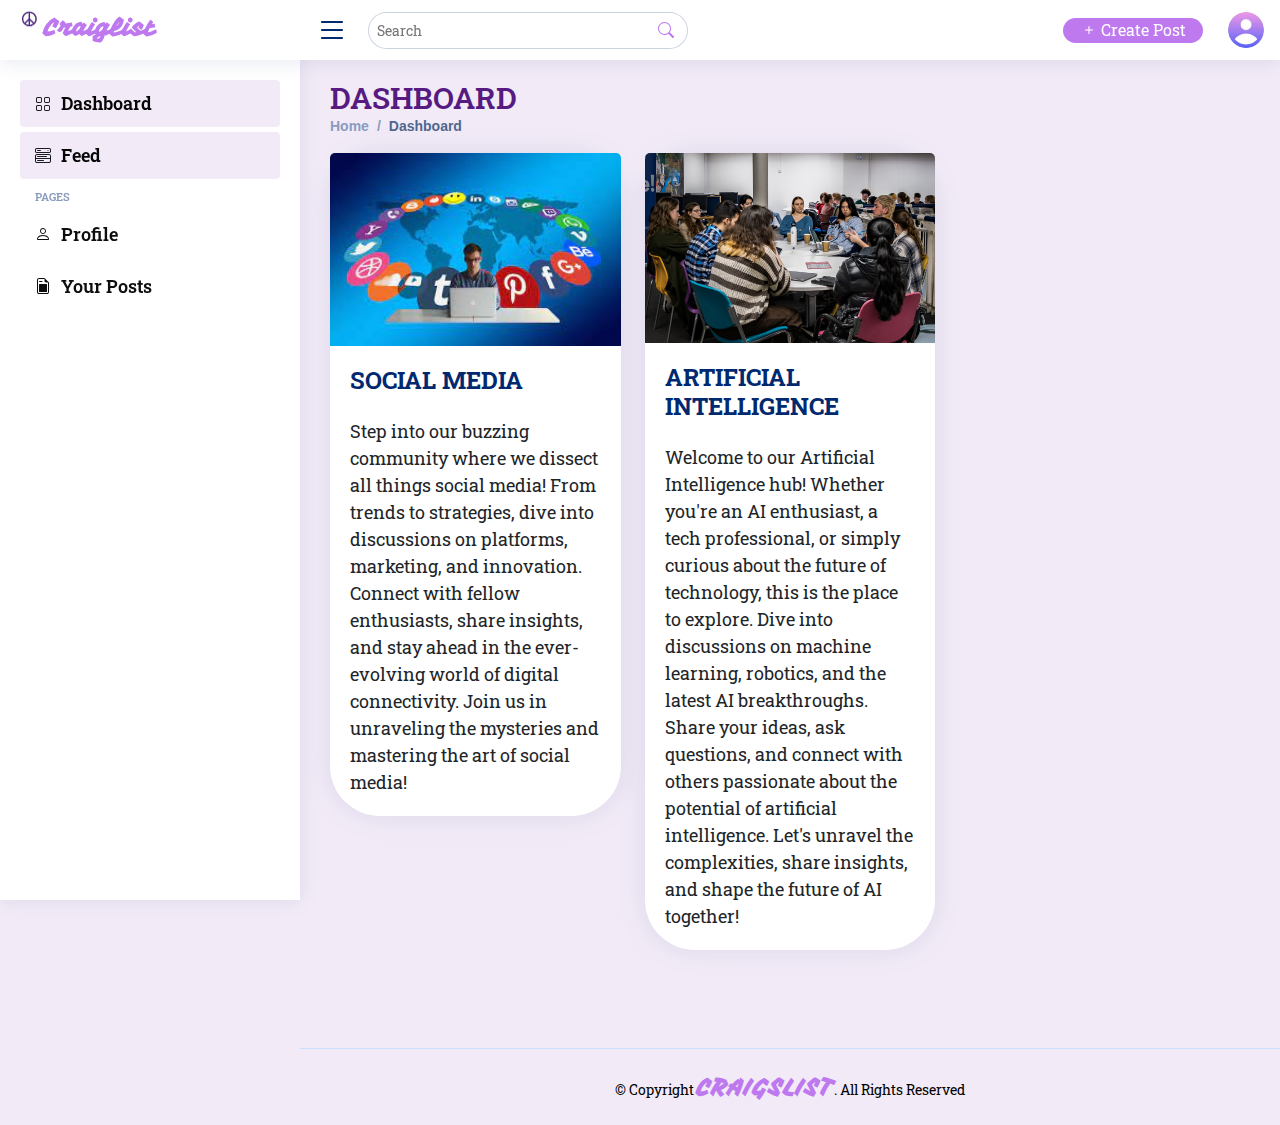
<file: craigslist-frontend-main/index.html>
<!DOCTYPE html>
<html lang="en">

<head>
  <meta charset="utf-8">
  <meta content="width=device-width, initial-scale=1.0" name="viewport">

  <title>Dashboard - CRAIGSLIST</title>
  <meta content="" name="description">
  <meta content="" name="keywords">

  <!-- Google Fonts -->
  <link href='https://fonts.googleapis.com/css?family=Vampiro+One&display=swap' rel='stylesheet'>
  <link href="https://fonts.googleapis.com/css2?family=Roboto+Slab:wght@400;700&display=swap" rel="stylesheet">
 
  <!-- Vendor CSS Files -->
  <link href="assets/vendor/bootstrap/css/bootstrap.min.css" rel="stylesheet">
  <link href="assets/vendor/bootstrap-icons/bootstrap-icons.css" rel="stylesheet">
  <link href="assets/vendor/boxicons/css/boxicons.min.css" rel="stylesheet">
  <link href="assets/vendor/quill/quill.snow.css" rel="stylesheet">
  <link href="assets/vendor/quill/quill.bubble.css" rel="stylesheet">
  <link href="assets/vendor/remixicon/remixicon.css" rel="stylesheet">
  <link href="assets/vendor/simple-datatables/style.css" rel="stylesheet">

  <!-- Template Main CSS File -->
  <link href="assets/css/style.css" rel="stylesheet">

</head>

<body>

  <!-- ======= Header ======= -->
  <header id="header" class="header fixed-top d-flex align-items-center">
    <div class="d-flex align-items-center justify-content-between">
      <a class="navbar-brand" href="index.html">
        <img src="L.png" alt="Logo" class="logo">
        <strong>Craiglist</strong> 
      </a>
      <i class="bi bi-list toggle-sidebar-btn"></i>
    </div><!-- End Logo -->

    <div class="search-bar">
      <form class="search-form d-flex align-items-center" method="POST" action="#">
        <input type="text" name="query" placeholder="Search" title="Enter search keyword">
        <button type="submit" title="Search"><i class="bi bi-search"></i></button>
      </form>
    </div><!-- End Search Bar -->

    <nav class="header-nav ms-auto">
      <ul class="d-flex align-items-center">
        <li class="nav-item d-block d-lg-none">
          <a class="nav-link nav-icon search-bar-toggle " href="#">
            <i class="bi bi-search"></i>
          </a>
        </li><!-- End Search Icon-->

        <li class="nav-item">
          <a class="nav-link nav-icon" href="create_post.html" style="background-color: #BE79EF; width: 140px; height: 25px; border-radius: 25px; font-size: 16px; text-align: center; color: white;">
            <i class="bi bi-plus"></i> Create Post
          </a><!-- End Create Post Button -->
        </li>

        <li class="nav-item pe-3">
          <a class="nav-link nav-profile d-flex align-items-center pe-0" href="users-profilee.html">
            <img src="assets/img/profile-img.jpg" alt="Profile" class="rounded-circle">
          </a><!-- End Profile Image Icon -->
        </li><!-- End Profile Nav -->

      </ul>
    </nav><!-- End Icons Navigation -->
  </header><!-- End Header -->

  <!-- ======= Sidebar ======= -->
  <aside id="sidebar" class="sidebar">
    <ul class="sidebar-nav" id="sidebar-nav">
      <li class="nav-item">
        <a class="nav-link" href="index.html">
          <i class="bi bi-grid"></i>
          <span style="font-size: 18px;">Dashboard</span>
        </a>
      </li>
      <li class="nav-item">
        <a class="nav-link" href="all.html">
          <i class="bi bi-menu-button-wide"></i>
          <span style="font-size: 18px;">Feed</span>
        </a>
      </li>
      <li class="nav-heading">Pages</li>
      <li class="nav-item">
        <a class="nav-link collapsed" href="users-profilee.html">
          <i class="bi bi-person"></i>
          <span style="font-size: 18px;">Profile</span>
        </a>
      </li>
      <li class="nav-item">
        <a class="nav-link collapsed" href="your_posts.html">
          <i class="bi bi-file-earmark-post"></i>
          <span style="font-size: 18px;">Your Posts</span>
        </a>
      </li>
    </ul>
  </aside> 

  <main id="main" class="main">
    <div class="pagetitle">
      <h1 style="font-size: 30px; color: #561a81;">DASHBOARD</h1>
      <nav>
        <ol class="breadcrumb">
          <li class="breadcrumb-item"><a href="index.html">Home</a></li>
          <li class="breadcrumb-item active">Dashboard</li>
        </ol>
      </nav>
    </div><!-- End Page Title -->

    <div class="row">
      <div class="col-sm-4">
        <a href="socmed.html" target="_blank" style="text-decoration: none;">
          <div class="card" style="border-radius: 50px;">
            <img src="assets/img/cat1.jpg" class="card-img-top" alt="...">
            <div class="card-body">
              <h5 class="card-title" style="font-weight: bold; font-size: x-large; font-family: 'Roboto Slab', serif;">SOCIAL MEDIA</h5>
              <p class="card-text" style="font-size: large; font-family: 'Roboto Slab', serif;">Step into our buzzing community where we dissect all things social media! From trends to strategies, dive into discussions on platforms, marketing, and innovation. Connect with fellow enthusiasts, share insights, and stay ahead in the ever-evolving world of digital connectivity. Join us in unraveling the mysteries and mastering the art of social media!</p>
            </div>
          </div>
        </a>
      </div>

      <div class="col-sm-4">
        <a href="ai.html" target="_blank" style="text-decoration: none;">
          <div class="card" style="border-radius: 50px;">
            <img src="assets/img/cat3.png" class="card-img-top" alt="...">
            <div class="card-body">
              <h5 class="card-title" style="font-weight: bold; font-size: x-large; font-family: 'Roboto Slab', serif;" >ARTIFICIAL INTELLIGENCE</h5>
              <p class="card-text" style="font-size: large; font-family: 'Roboto Slab', serif;">Welcome to our Artificial Intelligence hub! Whether you're an AI enthusiast, a tech professional, or simply curious about the future of technology, this is the place to explore. Dive into discussions on machine learning, robotics, and the latest AI breakthroughs. Share your ideas, ask questions, and connect with others passionate about the potential of artificial intelligence. Let's unravel the complexities, share insights, and shape the future of AI together!</p>
            </div>
          </div>
        </a>
      </div>
    </div>
  </main><!-- End #main -->

  <br><br>
  <!-- ======= Footer ======= -->
  <footer id="footer" class="footer">
    <div class="copyright">
      &copy; Copyright <strong><span> CRAIGSLIST</span></strong>. All Rights Reserved
    </div>
  </footer><!-- End Footer -->

  <!-- Vendor JS Files -->
  <script src="assets/vendor/apexcharts/apexcharts.min.js"></script>
  <script src="assets/vendor/bootstrap/js/bootstrap.bundle.min.js"></script>
  <script src="assets/vendor/chart.js/chart.umd.js"></script>
  <script src="assets/vendor/echarts/echarts.min.js"></script>
  <script src="assets/vendor/quill/quill.js"></script>
  <script src="assets/vendor/simple-datatables/simple-datatables.js"></script>
  <script src="assets/vendor/tinymce/tinymce.min.js"></script>
  <script src="assets/vendor/php-email-form/validate.js"></script>

  <!-- Template Main JS File -->
  <script src="assets/js/main.js"></script>

</body>

</html>
</file>
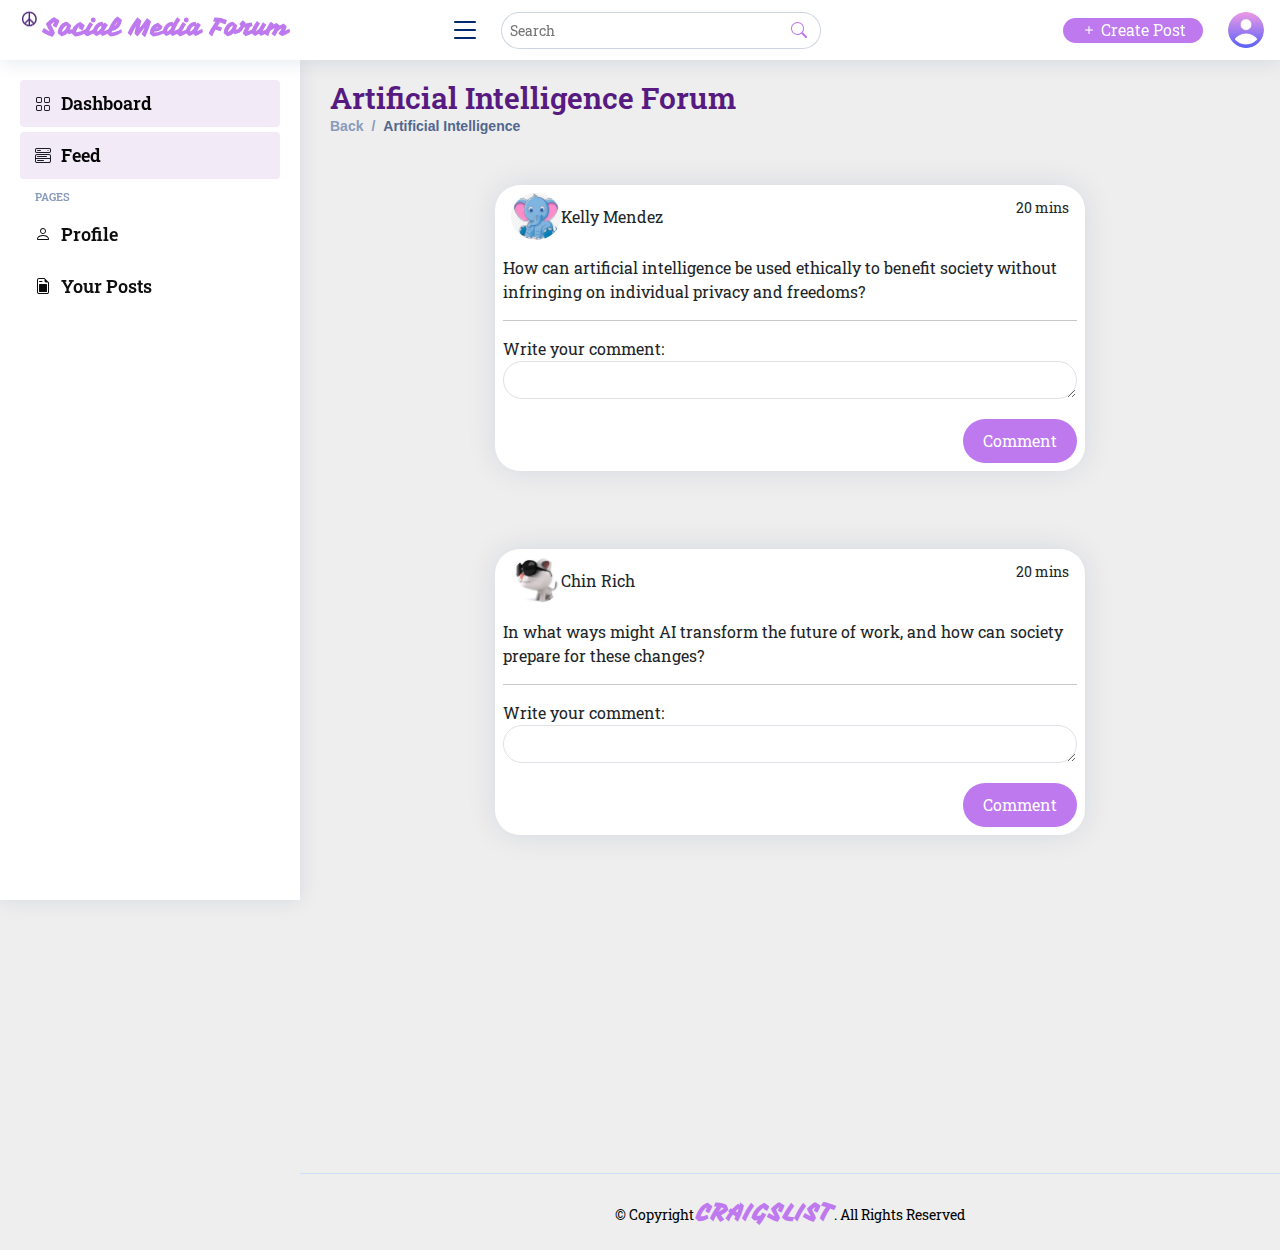
<file: craigslist-frontend-main/ai.html>
<!DOCTYPE html>
<html lang="en">

<head>
  <meta charset="utf-8">
  <meta content="width=device-width, initial-scale=1.0" name="viewport">

  <title>Artificial Intelligence Forum</title>
  <meta content="" name="description">
  <meta content="" name="keywords">

  <!-- Google Fonts -->
  <link href='https://fonts.googleapis.com/css?family=Vampiro+One&display=swap' rel='stylesheet'>
  <link href="https://fonts.googleapis.com/css2?family=Roboto+Slab:wght@400;700&display=swap" rel="stylesheet">

  <!-- Vendor CSS Files -->
  <link href="assets/vendor/bootstrap/css/bootstrap.min.css" rel="stylesheet">
  <link href="assets/vendor/bootstrap-icons/bootstrap-icons.css" rel="stylesheet">
  <link href="assets/vendor/boxicons/css/boxicons.min.css" rel="stylesheet">
  <link href="assets/vendor/quill/quill.snow.css" rel="stylesheet">
  <link href="assets/vendor/quill/quill.bubble.css" rel="stylesheet">
  <link href="assets/vendor/remixicon/remixicon.css" rel="stylesheet">
  <link href="assets/vendor/simple-datatables/style.css" rel="stylesheet">

  <!-- Template Main CSS File -->
  <link href="assets/css/style.css" rel="stylesheet">

</head>



<body>

  <!-- ======= Header ======= -->
  <header id="header" class="header fixed-top d-flex align-items-center">

    <div class="d-flex align-items-center justify-content-between">
      <a class="navbar-brand" href="index.html">
        <img src="L.png" alt="Logo" class="logo">
        <strong>Social Media Forum</strong>
    </a>
      <i class="bi bi-list toggle-sidebar-btn"></i>
    </div><!-- End Logo -->

    <div class="search-bar">
      <form class="search-form d-flex align-items-center" method="POST" action="#">
        <input type="text" name="query" placeholder="Search" title="Enter search keyword">
        <button type="submit" title="Search"><i class="bi bi-search"></i></button>
      </form>
    </div><!-- End Search Bar -->

    

    <nav class="header-nav ms-auto">
      <ul class="d-flex align-items-center">

        <li class="nav-item d-block d-lg-none">
          <a class="nav-link nav-icon search-bar-toggle " href="#">
            <i class="bi bi-search"></i>
          </a>
        </li><!-- End Search Icon-->

        <li class="nav-item">
          <a class="nav-link nav-icon" href="create_post.html" style="background-color: #BE79EF; width: 140px; height: 25px; border-radius: 25px; font-size: 16px; text-align: center; color: white;">
            <i class="bi bi-plus"></i> Create Post
          </a><!-- End Create Post Button -->
        </li>
        

        <li class="nav-item pe-3">
          <a class="nav-link nav-profile d-flex align-items-center pe-0" href="users-profilee.html">
            <img src="assets/img/profile-img.jpg" alt="Profile" class="rounded-circle">
          </a><!-- End Profile Image Icon -->
        </li><!-- End Profile Nav -->
        

      </ul>
    </nav><!-- End Icons Navigation -->

  </header><!-- End Header -->

   <!-- ======= Sidebar ======= -->
   <aside id="sidebar" class="sidebar">
    <ul class="sidebar-nav" id="sidebar-nav">
      <li class="nav-item">
        <a class="nav-link" href="index.html">
          <i class="bi bi-grid"></i>
          <span style="font-size: 18px;">Dashboard</span>
        </a>
      </li>
      <li class="nav-item">
        <a class="nav-link" href="all.html">
          <i class="bi bi-menu-button-wide"></i>
          <span style="font-size: 18px;">Feed</span>
        </a>
      </li>
      <li class="nav-heading">Pages</li>
      <li class="nav-item">
        <a class="nav-link collapsed" href="users-profilee.html">
          <i class="bi bi-person"></i>
          <span style="font-size: 18px;">Profile</span>
        </a>
      </li>
      <li class="nav-item">
        <a class="nav-link collapsed" href="your_posts.html">
          <i class="bi bi-file-earmark-post"></i>
          <span style="font-size: 18px;">Your Posts</span>
        </a>
      </li>
    </ul>
  </aside> 

  <main id="main" class="main">

    <div class="pagetitle">
      <h1 style="font-size: 30px; color: #561a81;">Artificial Intelligence Forum</h1>
      <nav>
        <ol class="breadcrumb">
          <li class="breadcrumb-item"><a href="index.html">Back</a></li>
          <li class="breadcrumb-item active">Artificial Intelligence</li>
        </ol>
      </nav>
    </div><!-- End Page Title -->

    <body style="background-color: #eee;font-family: 'Roboto Slab', sans-serif;">

      <!-- First Post -->
      <div class="container-fluid mt-5 mb-5" style="border-radius: 25px; width: 100%;">
          <div class="row d-flex align-items-center justify-content-center" style="border-radius: 25px;">
              <div class="col-md-8"> <!-- Adjusted width to col-md-8 -->
                  <div class="card" style="border-radius: 25px;">
                      <div class="d-flex justify-content-between p-2 px-3">
                          <div class="d-flex flex-row align-items-center">
                              <img src="assets/img/news-3.jpg" width="50" class="rounded-circle">
                              <div class="d-flex flex-column ml-2">
                                  <span class="font-weight-bold"><b></b>Kelly Mendez</span>
                              </div>
                          </div>
                          <div class="d-flex flex-row mt-1 ellipsis">
                              <small class="mr-2">20 mins</small>
                              <i class="fa fa-ellipsis-h"></i>
                          </div>
                      </div>
                      <div class="p-2">
                          <p class="text-justify">How can artificial intelligence be used ethically to benefit society without infringing on individual privacy and freedoms?</p>
                          <hr>
                          <form name="frm1" method="post">
                              <input type="hidden" id="commentid" name="Rcommentid">
                              <div class="form-group" style="margin-bottom: 20px;">
                                  <label for="comment">Write your comment:</label>
                                  <!-- Adjust the rows attribute to control the height -->
                                  <textarea class="form-control" rows="1" name="Rmsg" required style="width: 100%; border-radius: 25px;"></textarea>
                              </div>
                              <div class="form-group" style="text-align: right;">
                                  <input type="button" id="btncomment" name="btncomment" class="btn btn-primary" value="Comment" style="background-color: #BE79EF; color: #fff; border: none; border-radius: 25px; padding: 10px 20px; cursor: pointer;">
                              </div>
                          </form>
                      </div>
                  </div>
              </div>
          </div>
      </div>
  
      <!-- Second Post -->
      <div class="container-fluid mt-5 mb-5" style="border-radius: 25px; width: 100%;">
          <div class="row d-flex align-items-center justify-content-center" style="border-radius: 25px;">
              <div class="col-md-8"> <!-- Adjusted width to col-md-8 -->
                  <div class="card" style="border-radius: 25px;">
                      <div class="d-flex justify-content-between p-2 px-3">
                          <div class="d-flex flex-row align-items-center">
                              <img src="assets/img/news-2.jpg" width="50" class="rounded-circle">
                              <div class="d-flex flex-column ml-2">
                                  <span class="font-weight-bold"><b></b>Chin Rich</span>
                              </div>
                          </div>
                          <div class="d-flex flex-row mt-1 ellipsis">
                              <small class="mr-2">20 mins</small>
                              <i class="fa fa-ellipsis-h"></i>
                          </div>
                      </div>
                      <div class="p-2">
                          <p class="text-justify">In what ways might AI transform the future of work, and how can society prepare for these changes?</p>
                          <hr>
                          <form name="frm1" method="post">
                              <input type="hidden" id="commentid" name="Rcommentid">
                              <div class="form-group" style="margin-bottom: 20px;">
                                  <label for="comment">Write your comment:</label>
                                  <!-- Adjust the rows attribute to control the height -->
                                  <textarea class="form-control" rows="1" name="Rmsg" required style="width: 100%; border-radius: 25px;"></textarea>
                              </div>
                              <div class="form-group" style="text-align: right;">
                                  <input type="button" id="btncomment" name="btncomment" class="btn btn-primary" value="Comment" style="background-color: #BE79EF; color: #fff; border: none; border-radius: 25px; padding: 10px 20px; cursor: pointer;">
                              </div>
                          </form>
                      </div>
                  </div>
              </div>
          </div>
      </div>
  
  </body>
  
  
  
    </section>

  </main><!-- End #main -->

  <br>
  <br>
  <br>
  <br>
  <br>
  <br>
  <br>
  <br>
  <br>
  <br>

  <!-- ======= Footer ======= -->
  <footer id="footer" class="footer">
    <div class="copyright">
      &copy; Copyright <strong><span>CRAIGSLIST</span></strong>. All Rights Reserved
    </div>
  
  </footer><!-- End Footer -->

  <!-- Vendor JS Files -->
  <script src="assets/vendor/apexcharts/apexcharts.min.js"></script>
  <script src="assets/vendor/bootstrap/js/bootstrap.bundle.min.js"></script>
  <script src="assets/vendor/chart.js/chart.umd.js"></script>
  <script src="assets/vendor/echarts/echarts.min.js"></script>
  <script src="assets/vendor/quill/quill.js"></script>
  <script src="assets/vendor/simple-datatables/simple-datatables.js"></script>
  <script src="assets/vendor/tinymce/tinymce.min.js"></script>
  <script src="assets/vendor/php-email-form/validate.js"></script>

  <!-- Template Main JS File -->
  <script src="assets/js/main.js"></script>

</body>

</html>
</file>
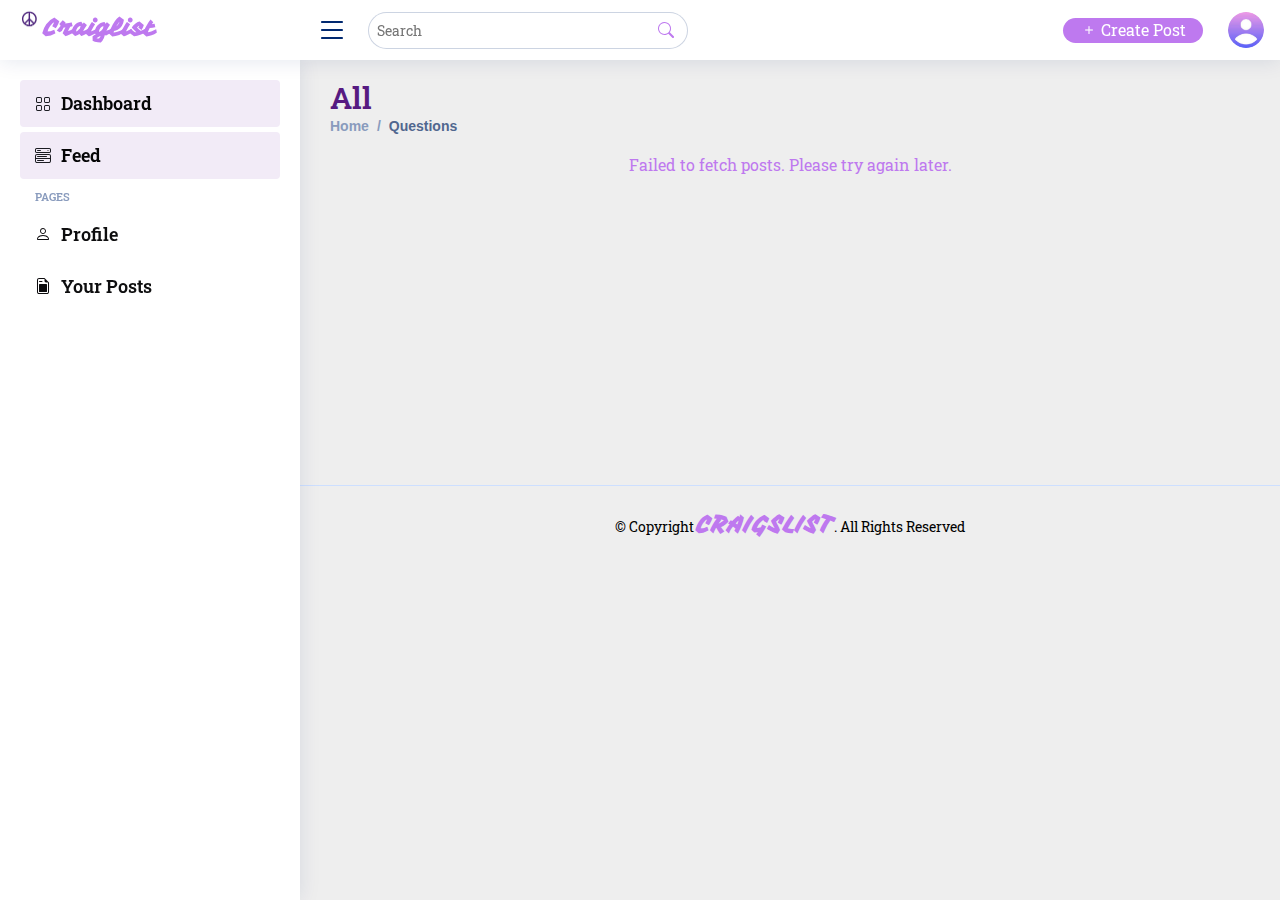
<file: craigslist-frontend-main/all.html>
<!DOCTYPE html>
<html lang="en">

<head>
  <meta charset="utf-8">
  <meta content="width=device-width, initial-scale=1.0" name="viewport">

  <title>Questions - CRAIGSLIST</title>
  <meta content="" name="description">
  <meta content="" name="keywords">

  <!-- Google Fonts -->
  <link href='https://fonts.googleapis.com/css?family=Vampiro+One&display=swap' rel='stylesheet'>
  <link href="https://fonts.googleapis.com/css2?family=Roboto+Slab:wght@400;700&display=swap" rel="stylesheet">

  <!-- Vendor CSS Files -->
  <link href="assets/vendor/bootstrap/css/bootstrap.min.css" rel="stylesheet">
  <link href="assets/vendor/bootstrap-icons/bootstrap-icons.css" rel="stylesheet">
  <link href="assets/vendor/boxicons/css/boxicons.min.css" rel="stylesheet">
  <link href="assets/vendor/quill/quill.snow.css" rel="stylesheet">
  <link href="assets/vendor/quill/quill.bubble.css" rel="stylesheet">
  <link href="assets/vendor/remixicon/remixicon.css" rel="stylesheet">
  <link href="assets/vendor/simple-datatables/style.css" rel="stylesheet">

  <!-- Template Main CSS File -->
  <link href="assets/css/style.css" rel="stylesheet">

  <script type="module" src="assets/js/dashboard/post-all.js"></script>

</head>



<body>

  <!-- ======= Header ======= -->
  <header id="header" class="header fixed-top d-flex align-items-center">

    <div class="d-flex align-items-center justify-content-between">
      <a class="navbar-brand" href="index.html">
        <img src="L.png" alt="Logo" class="logo">
        <strong>Craiglist</strong>
    </a>
      <i class="bi bi-list toggle-sidebar-btn"></i>
    </div><!-- End Logo -->

    <div class="search-bar">
      <form class="search-form d-flex align-items-center" method="POST" action="#">
        <input type="text" name="query" placeholder="Search" title="Enter search keyword">
        <button type="submit" title="Search"><i class="bi bi-search"></i></button>
      </form>
    </div><!-- End Search Bar -->

    

    <nav class="header-nav ms-auto">
      <ul class="d-flex align-items-center">

        <li class="nav-item d-block d-lg-none">
          <a class="nav-link nav-icon search-bar-toggle " href="#">
            <i class="bi bi-search"></i>
          </a>
        </li><!-- End Search Icon-->

        <li class="nav-item">
          <a class="nav-link nav-icon" href="create_post.html" style="background-color: #BE79EF; width: 140px; height: 25px; border-radius: 25px; font-size: 16px; text-align: center; color: white;">
            <i class="bi bi-plus"></i> Create Post
          </a><!-- End Create Post Button -->
        </li>
        

        <li class="nav-item pe-3">
          <a class="nav-link nav-profile d-flex align-items-center pe-0" href="users-profilee.html">
            <img src="assets/img/profile-img.jpg" alt="Profile" class="rounded-circle">
          </a><!-- End Profile Image Icon -->
        </li><!-- End Profile Nav -->
        

      </ul>
    </nav><!-- End Icons Navigation -->

  </header><!-- End Header -->

   <!-- ======= Sidebar ======= -->
   <aside id="sidebar" class="sidebar">
    <ul class="sidebar-nav" id="sidebar-nav">
      <li class="nav-item">
        <a class="nav-link" href="index.html">
          <i class="bi bi-grid"></i>
          <span style="font-size: 18px;">Dashboard</span>
        </a>
      </li>
      <li class="nav-item">
        <a class="nav-link" href="all.html">
          <i class="bi bi-menu-button-wide"></i>
          <span style="font-size: 18px;">Feed</span>
        </a>
      </li>
      <li class="nav-heading">Pages</li>
      <li class="nav-item">
        <a class="nav-link collapsed" href="users-profilee.html">
          <i class="bi bi-person"></i>
          <span style="font-size: 18px;">Profile</span>
        </a>
      </li>
      <li class="nav-item">
        <a class="nav-link collapsed" href="your_posts.html">
          <i class="bi bi-file-earmark-post"></i>
          <span style="font-size: 18px;">Your Posts</span>
        </a>
      </li>
    </ul>
  </aside> 

  <main id="main" class="main">

    <div class="pagetitle">
      <h1 style="font-size: 30px; color: #561a81;">All</h1>
      <nav>
        <ol class="breadcrumb">
          <li class="breadcrumb-item"><a href="index.html">Home</a></li>
          <li class="breadcrumb-item active">Questions</li>
        </ol>
      </nav>
    </div><!-- End Page Title -->

    <body style="background-color: #eee;font-family: 'Roboto Slab', sans-serif;">

    <!-- Notifications -->
    <div class="alert alert-success d-none" role="alert"></div>
    <div class="alert alert-danger d-none" role="alert"></div>

    <!-- Get All Data -->
    <div class="row pb-5" id="get_data">
    <div
        class="col-sm-12 d-flex justify-content-center align-items-center"
    >
        <div class="spinner-border" role="status">
        <span class="visually-hidden">Loading...</span>
        </div>
        <b class="ms-2">Loading Data...</b>
    </div>
    </div>
      <!-- First Post -->
      <!-- <div class="container-fluid mt-5 mb-5" style="border-radius: 25px; width: 100%;">
          <div class="row d-flex align-items-center justify-content-center" style="border-radius: 25px;">
              <div class="col-md-8">  -->
                <!-- Adjusted width to col-md-8 -->
                  <!-- <div class="card" style="border-radius: 25px;">
                      <div class="d-flex justify-content-between p-2 px-3">
                          <div class="d-flex flex-row align-items-center">
                              <img src="assets/img/news-1.jpg" width="50" class="rounded-circle">
                              <div class="d-flex flex-column ml-2">
                                  <span class="font-weight-bold"><b></b>Jelly Lee</span>
                              </div>
                          </div>
                          <div class="d-flex flex-row mt-1 ellipsis">
                              <small class="mr-2">40 mins</small>
                              <i class="fa fa-ellipsis-h"></i>
                          </div>
                      </div>
                      <div class="p-2">
                          <p class="text-justify">How do our relationships with family and friends shape our identity and influence our life choices?</p>
                          <hr>
                          <form name="frm1" method="post">
                              <input type="hidden" id="commentid" name="Rcommentid">
                              <div class="form-group" style="margin-bottom: 20px;">
                                  <label for="comment">Write your comment:</label> -->
                                  <!-- Adjust the rows attribute to control the height -->
                                  <!-- <textarea class="form-control" rows="1" name="Rmsg" required style="width: 100%; border-radius: 25px;"></textarea>
                              </div>
                              <div class="form-group" style="text-align: right;">
                                  <input type="button" id="btncomment" name="btncomment" class="btn btn-primary" value="Comment" style="background-color: #BE79EF; color: #fff; border: none; border-radius: 25px; padding: 10px 20px; cursor: pointer;">
                              </div>
                          </form>
                      </div>
                  </div>
              </div>
          </div>
      </div> -->

      <!-- <div class="container-fluid mt-5 mb-5" style="border-radius: 25px; width: 100%;">
        <div class="row d-flex align-items-center justify-content-center" style="border-radius: 25px;">
            <div class="col-md-8">  -->
                <!-- Adjusted width to col-md-8 -->
                <!-- <div class="card" style="border-radius: 25px;">
                    <div class="d-flex justify-content-between p-2 px-3">
                        <div class="d-flex flex-row align-items-center">
                            <img src="assets/img/messages-1.jpg" width="50" class="rounded-circle">
                            <div class="d-flex flex-column ml-2">
                                <span class="font-weight-bold"><b></b>Kimberly Anthony</span>
                            </div>
                        </div>
                        <div class="d-flex flex-row mt-1 ellipsis">
                            <small class="mr-2">20 mins</small>
                            <i class="fa fa-ellipsis-h"></i>
                        </div>
                    </div>
                    <div class="p-2">
                        <p class="text-justify">Have you ever encountered fake news or misinformation on social media?</p>
                        <hr>
                        <form name="frm1" method="post">
                            <input type="hidden" id="commentid" name="Rcommentid">
                            <div class="form-group" style="margin-bottom: 20px;">
                                <label for="comment">Write your comment:</label> -->
                                <!-- Adjust the rows attribute to control the height -->
                                <!-- <textarea class="form-control" rows="1" name="Rmsg" required style="width: 100%; border-radius: 25px;"></textarea>
                            </div>
                            <div class="form-group" style="text-align: right;">
                                <input type="button" id="btncomment" name="btncomment" class="btn btn-primary" value="Comment" style="background-color: #BE79EF; color: #fff; border: none; border-radius: 25px; padding: 10px 20px; cursor: pointer;">
                            </div>
                        </form>
                    </div>
                </div>
            </div>
        </div>
    </div> -->

    <!-- <div class="container-fluid mt-5 mb-5" style="border-radius: 25px; width: 100%;">
      <div class="row d-flex align-items-center justify-content-center" style="border-radius: 25px;">
          <div class="col-md-8">  -->
            <!-- Adjusted width to col-md-8 -->
              <!-- <div class="card" style="border-radius: 25px;">
                  <div class="d-flex justify-content-between p-2 px-3">
                      <div class="d-flex flex-row align-items-center">
                          <img src="assets/img/news-2.jpg" width="50" class="rounded-circle">
                          <div class="d-flex flex-column ml-2">
                              <span class="font-weight-bold"><b></b>Chin Rich</span>
                          </div>
                      </div>
                      <div class="d-flex flex-row mt-1 ellipsis">
                          <small class="mr-2">20 mins</small>
                          <i class="fa fa-ellipsis-h"></i>
                      </div>
                  </div>
                  <div class="p-2">
                      <p class="text-justify">In what ways might AI transform the future of work, and how can society prepare for these changes?</p>
                      <hr>
                      <form name="frm1" method="post">
                          <input type="hidden" id="commentid" name="Rcommentid">
                          <div class="form-group" style="margin-bottom: 20px;">
                              <label for="comment">Write your comment:</label> -->
                              <!-- Adjust the rows attribute to control the height -->
                              <!-- <textarea class="form-control" rows="1" name="Rmsg" required style="width: 100%; border-radius: 25px;"></textarea>
                          </div>
                          <div class="form-group" style="text-align: right;">
                              <input type="button" id="btncomment" name="btncomment" class="btn btn-primary" value="Comment" style="background-color: #BE79EF; color: #fff; border: none; border-radius: 25px; padding: 10px 20px; cursor: pointer;">
                          </div>
                      </form>
                  </div>
              </div>
          </div>
      </div>
  </div> -->

  </body>
  
  
  
    </section>

  </main><!-- End #main -->

  <br>
  <br>
  <br>
  <br>
  <br>
  <br>
  <br>
  <br>
  <br>
  <br>

  <!-- ======= Footer ======= -->
  <footer id="footer" class="footer">
    <div class="copyright">
      &copy; Copyright <strong><span>CRAIGSLIST</span></strong>. All Rights Reserved
    </div>
  
  </footer><!-- End Footer -->

  <!-- Vendor JS Files -->
  <script src="assets/vendor/apexcharts/apexcharts.min.js"></script>
  <script src="assets/vendor/bootstrap/js/bootstrap.bundle.min.js"></script>
  <script src="assets/vendor/chart.js/chart.umd.js"></script>
  <script src="assets/vendor/echarts/echarts.min.js"></script>
  <script src="assets/vendor/quill/quill.js"></script>
  <script src="assets/vendor/simple-datatables/simple-datatables.js"></script>
  <script src="assets/vendor/tinymce/tinymce.min.js"></script>
  <script src="assets/vendor/php-email-form/validate.js"></script>

  <!-- Template Main JS File -->
  <script src="assets/js/main.js"></script>

</body>

</html>
</file>
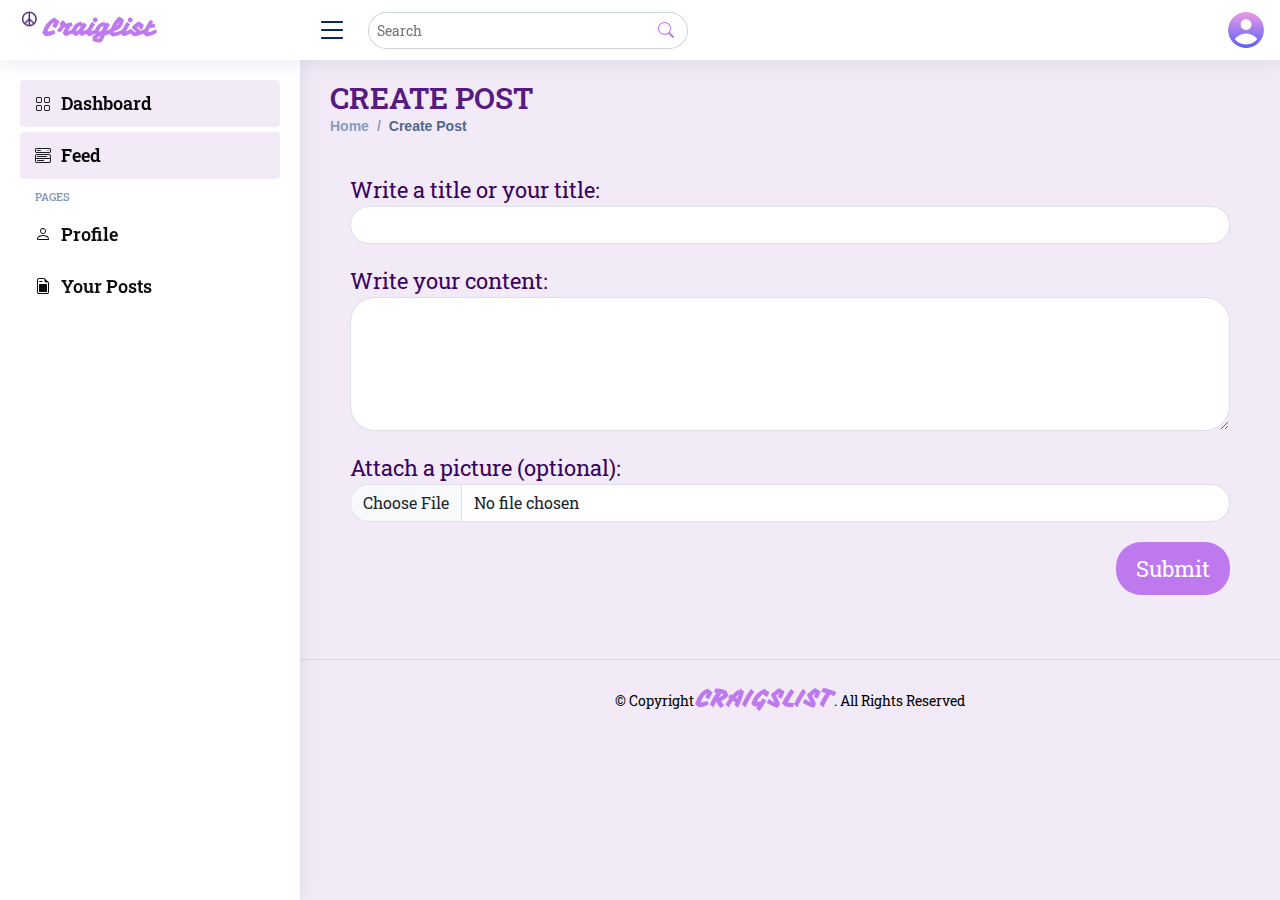
<file: craigslist-frontend-main/create_post.html>
<!DOCTYPE html>
<html lang="en">

<head>
  <meta charset="utf-8">
  <meta content="width=device-width, initial-scale=1.0" name="viewport">
  <title>Create Post - CRAIGSLIST</title>
  <meta content="" name="description">
  <meta content="" name="keywords">
  <link href='https://fonts.googleapis.com/css?family=Vampiro+One&display=swap' rel='stylesheet'>
  <link href="https://fonts.googleapis.com/css2?family=Roboto+Slab:wght@400;700&display=swap" rel="stylesheet">
  <script src="https://ajax.googleapis.com/ajax/libs/jquery/3.4.1/jquery.min.js"></script>
  <script src="https://maxcdn.bootstrapcdn.com/bootstrap/3.4.1/js/bootstrap.min.js"></script>
  <script src="assets/js/main.js"></script>
  <link href="assets/vendor/bootstrap/css/bootstrap.min.css" rel="stylesheet">
  <link href="assets/vendor/bootstrap-icons/bootstrap-icons.css" rel="stylesheet">
  <link href="assets/vendor/boxicons/css/boxicons.min.css" rel="stylesheet">
  <link href="assets/vendor/quill/quill.snow.css" rel="stylesheet">
  <link href="assets/vendor/quill/quill.bubble.css" rel="stylesheet">
  <link href="assets/vendor/remixicon/remixicon.css" rel="stylesheet">
  <link href="assets/vendor/simple-datatables/style.css" rel="stylesheet">
  <link href="assets/css/style.css" rel="stylesheet">
  <style>
    .form-group.text-right {
      text-align: right;
    }
  </style>
</head>

  <script type="module" src="assets/js/dashboard/post.js"></script>

<body>

  <!-- ======= Header ======= -->
  <header id="header" class="header fixed-top d-flex align-items-center" style="width: 100%; z-index: 1000;">
    <div class="d-flex align-items-center justify-content-between">
      <a class="navbar-brand" href="index.html">
        <img src="L.png" alt="Logo" class="logo">
        <strong>Craiglist</strong>
      </a>
    </div>
    <i class="bi bi-list toggle-sidebar-btn"></i>
    <div class="search-bar">
      <form class="search-form d-flex align-items-center" method="POST" action="#">
        <input type="text" name="query" placeholder="Search" title="Enter search keyword">
        <button type="submit" title="Search"><i class="bi bi-search"></i></button>
      </form>
    </div>
    <nav class="header-nav ms-auto">
      <ul class="d-flex align-items-center">
        <li class="nav-item d-block d-lg-none">
          <a class="nav-link nav-icon search-bar-toggle" href="#">
            <i class="bi bi-search"></i>
          </a>
        </li>
        <li class="nav-item pe-3">
          <a class="nav-link nav-profile d-flex align-items-center pe-0" href="users-profilee.html">
            <img src="assets/img/profile-img.jpg" alt="Profile" class="rounded-circle">
          </a>
        </li>
      </ul>
    </nav>
  </header>

  <!-- ======= Sidebar ======= -->
  <aside id="sidebar" class="sidebar">
    <ul class="sidebar-nav" id="sidebar-nav">
      <li class="nav-item">
        <a class="nav-link" href="index.html">
          <i class="bi bi-grid"></i>
          <span style="font-size: 18px;">Dashboard</span>
        </a>
      </li>
      <li class="nav-item">
        <a class="nav-link" href="all.html">
          <i class="bi bi-menu-button-wide"></i>
          <span style="font-size: 18px;">Feed</span>
        </a>
      </li>
      <li class="nav-heading">Pages</li>
      <li class="nav-item">
        <a class="nav-link collapsed" href="users-profilee.html">
          <i class="bi bi-person"></i>
          <span style="font-size: 18px;">Profile</span>
        </a>
      </li>
      <li class="nav-item">
        <a class="nav-link collapsed" href="your_posts.html">
          <i class="bi bi-file-earmark-post"></i>
          <span style="font-size: 18px;">Your Posts</span>
        </a>
      </li>
    </ul>
  </aside>  

  <!-- ======= Main Content ======= -->
  <main id="main" class="main">
    <div class="pagetitle">
      <h1 style="font-size: 30px; color: #561a81;">CREATE POST</h1>
      <nav>
        <ol class="breadcrumb">
          <li class="breadcrumb-item"><a href="index.html">Home</a></li>
          <li class="breadcrumb-item active">Create Post</li>
        </ol>
      </nav>
    </div>

    <!-- Modal -->
    <div class="modal-content">
      <div class="modal-header">
      </div>
      <div class="modal-body" style="padding: 20px;">
        <form name="form_posts">
          <input type="hidden" id="user_id" name="user_id">
          <div class="form-group" style="margin-bottom: 20px;">
            <label for="title" style="font-family: 'Roboto Slab', serif; font-size: 22px; color: #39035f;">Write a title or your title:</label>
            <input type="text"  class="form-control" id="title" name="title" required style="width: 100%; border-radius: 25px;">
          </div>
          <div class="form-group" style="margin-bottom: 20px;">
            <label for="content" style="font-size: 22px; color: #39035f;">Write your content:</label>
            <textarea class="form-control" id="content" name="content" rows="5" name="Rcontent" required style="width: 100%; border-radius: 25px;"></textarea>
          </div>
          <div class="form-group" style="margin-bottom: 20px;">
            <label for="image" style="font-size: 22px; color: #39035f;">Attach a picture (optional):</label>
            <input type="file" class="form-control" name="image" id="image" style="width: 100%; border-radius: 25px;">
          </div>
          <div class="form-group" style="text-align: right; ">
            <input type="submit" id="btnreply" name="btnreply" class="btn btn-primary" style="font-family: 'Roboto Slab', serif; background-color: #BE79EF; color: #fff; border: none; border-radius: 25px; padding: 10px 20px; cursor: pointer; font-size: 22px;">
          </div>
          <!-- Notification -->
          </br>
          <div class="alert alert-danger d-none" role="alert"></div>
          <div class="alert alert-success d-none" role="alert"></div>
        </form>
      </div>
    </div>
  </main>

  <!-- ======= Footer ======= -->
  <footer id="footer" class="footer">
    <div class="copyright">
      &copy; Copyright <strong><span>CRAIGSLIST</span></strong>. All Rights Reserved
    </div>
  </footer>

  <!-- Vendor JS Files -->
  <script src="assets/vendor/apexcharts/apexcharts.min.js"></script>
  <script src="assets/vendor/bootstrap/js/bootstrap.bundle.min.js"></script>
  <script src="assets/vendor/chart.js/chart.umd.js"></script>
  <script src="assets/vendor/echarts/echarts.min.js"></script>
  <script src="assets/vendor/quill/quill.js"></script>
  <script src="assets/vendor/simple-datatables/simple-datatables.js"></script>
  <script src="assets/vendor/tinymce/tinymce.min.js"></script>
  <script src="assets/vendor/php-email-form/validate.js"></script>
  <script src="assets/js/main.js"></script>

</body>

</html>
</file>
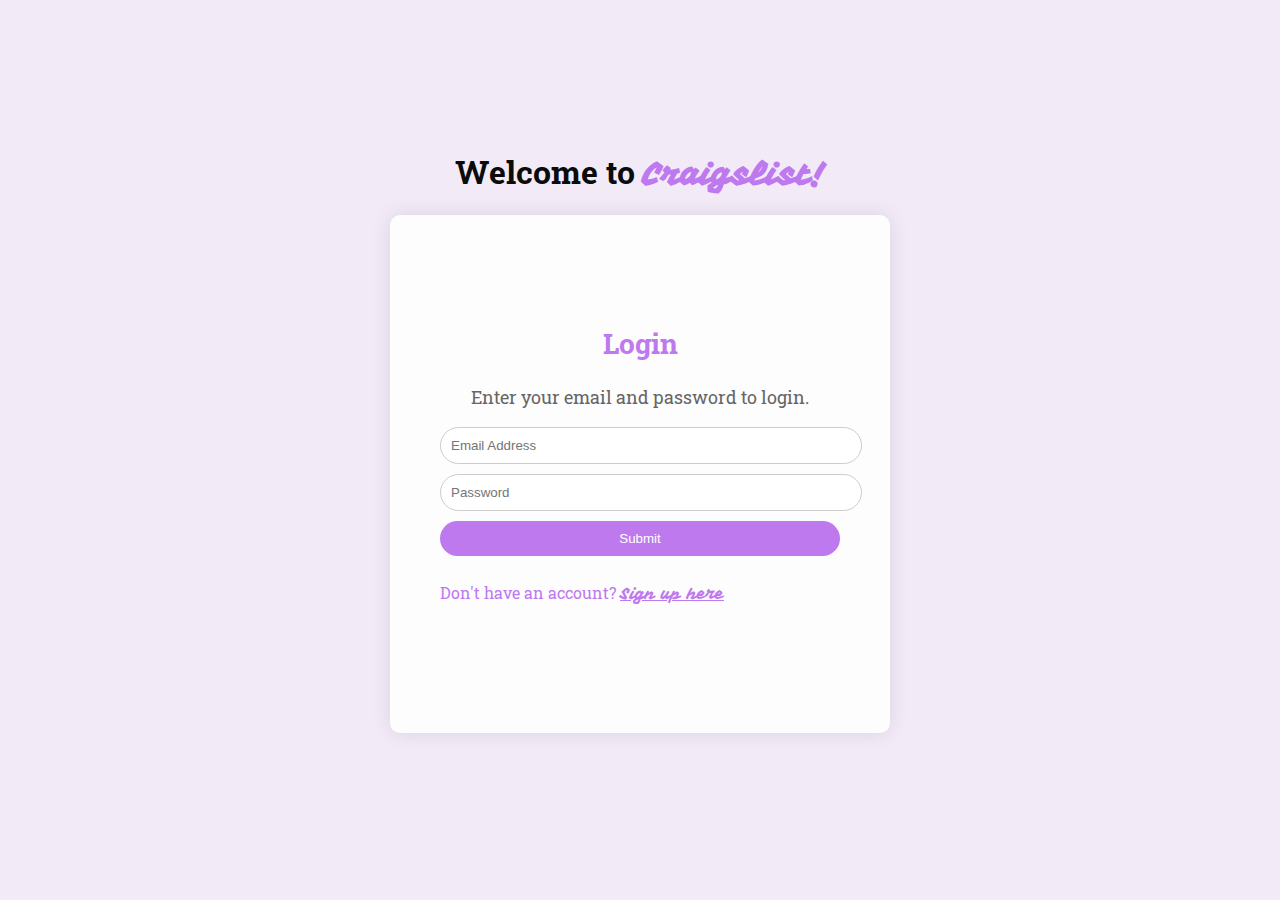
<file: craigslist-frontend-main/login.html>
<!DOCTYPE html>
<html lang="en" dir="ltr">
<head>
  <meta charset="UTF-8" />
  <title>LOGIN</title>

  <meta name="format-detection" content="telephone=no" />
  <meta name="msapplication-tap-highlight" content="no" />
 <link href='https://fonts.googleapis.com/css?family=Vampiro+One&display=swap' rel='stylesheet'>
 <link href="https://fonts.googleapis.com/css2?family=Roboto+Slab:wght@400;700&display=swap" rel="stylesheet">
 <link href="assets/css/style.css" rel="stylesheet">

  <meta name="theme-color" content="#BE79EF" />

  <script type="module" src="assets/js/auth/login.js"></script>

  <head>
  </head>
  <body style="font-family: 'Roboto Slab', sans-serif; background-color: #F2EBF7; margin: 0; padding: 0; box-sizing: border-box;">
    <nav class="navbar navbar-expand-lg bg-info-subtle" data-bs-theme="dark">
      <div class="container-fluid">
        <a class="nav justify-content-center">
          <h1 class="fs-1 fw-bold mb-0" style="color: rgb(11, 11, 11); text-align: center; font-family: 'Roboto Slab', sans-serif; font-weight: bolder; font-weight: 400;">
            <br>
            <br>
            <br>
            <b>Welcome to</b>
            <span style="color: #BE79EF; font-family: 'Vampiro One', sans-serif;"><b>Craigslist!</b></span>
          </h1>
  
          <form id="form_login" style="background-color: #fdfdfd; padding: 50px; border-radius: 10px; box-shadow: 0 0 20px rgba(0, 0, 0, 0.1); width: 400px; margin: 0 auto;">

            <!-- Notification -->
            <div class="alert alert-danger d-none" role="alert"></div>
            <div class="alert alert-success d-none" role="alert"></div>
            <!-- Login Form -->

            <h2 style="font-family: 'Roboto Slab', sans-serif; text-align: center; font-size: 28px; color: #BE79EF;">
              <br>
              Login
              <br>
            </h2>
            <p style="text-align: center; font-size: 18px; color: #666;">Enter your email and password to login.</p>
            <input type="email" id="email" name="email" placeholder="Email Address" required style="width: 100%; padding: 10px; margin-bottom: 10px; border-radius: 25px; border: 1px solid #ccc;" /><br />
            <input type="password" id="password" name="password" placeholder="Password" required style="width: 100%; padding: 10px; margin-bottom: 10px; border-radius: 25px; border: 1px solid #ccc;" /><br />
            <input type="submit" class="button" style="background-color: #BE79EF; color: white; cursor: pointer; width: 100%; padding: 10px; margin-bottom: 10px; border-radius: 25px; border: none;" />
  
            <br />
            <p>
              Don't have an account? 
              <a href="signup.html" style="color: #BE79EF; text-decoration: underline; font-family: 'Vampiro One', sans-serif;">Sign up here</a>
            </p>
            <br>
            <br>
            <br>
          </form>
        </a>
      </div>
    </nav>

  </body>
  
</html>
</file>
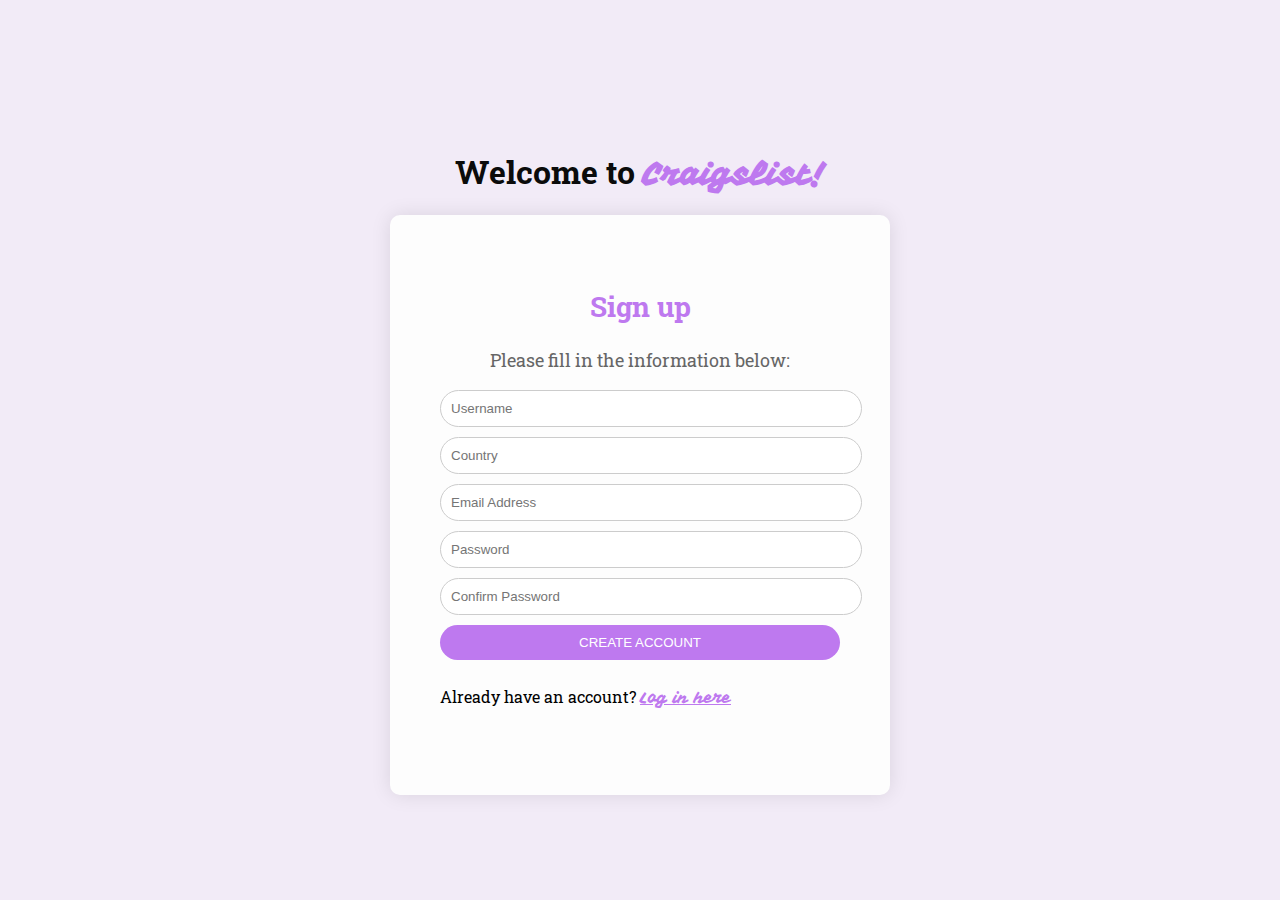
<file: craigslist-frontend-main/signup.html>
<!DOCTYPE html>
<html lang="en" dir="ltr">

<head>
  <meta charset="UTF-8" />
  <title>REGISTRATION</title>

  <meta name="format-detection" content="telephone=no" />
  <meta name="msapplication-tap-highlight" content="no" />
  <link href='https://fonts.googleapis.com/css?family=Vampiro+One&display=swap' rel='stylesheet'>
  <link href="https://fonts.googleapis.com/css2?family=Roboto+Slab:wght@400;700&display=swap" rel="stylesheet">
  <meta name="theme-color" content="#BE79EF" />
</head>

<body style="font-family: 'Roboto Slab', sans-serif; background-color: #F2EBF7; margin: 0; padding: 0; box-sizing: border-box;">
  <nav class="navbar navbar-expand-lg bg-info-subtle" data-bs-theme="dark">
    <div class="container-fluid">
      <a class="nav justify-content-center">
        <h1 class="fs-1 fw-bold mb-0" style="color: rgb(11, 11, 11); text-align: center; font-family: 'Roboto Slab', sans-serif; font-weight: bolder; font-weight: 400;">
          <br>
          <br>
          <br>
          <b>Welcome to</b>
          <span style="color: #BE79EF; font-family: 'Vampiro One', sans-serif;"><b>Craigslist!</b></span>
        </h1>

        <form id="signup_form" style="background-color: #fdfdfd; padding: 50px; border-radius: 10px; box-shadow: 0 0 20px rgba(0, 0, 0, 0.1); width: 400px; margin: 0 auto;">
          <h2 style="font-family: 'Roboto Slab', sans-serif; text-align: center; font-size: 28px; color: #BE79EF;">

            Sign up
            <br>
          </h2>
          <p style="text-align: center; font-size: 18px; color: #666;">Please fill in the information below:</p>
          <input type="text" id="username" name="username" placeholder="Username" required style="width: 100%; padding: 10px; margin-bottom: 10px; border-radius: 25px; border: 1px solid #ccc;" /><br />
          <input type="text" id="country" name="country" placeholder="Country" required style="width: 100%; padding: 10px; margin-bottom: 10px; border-radius: 25px; border: 1px solid #ccc;" /><br />
          <input type="email" id="email" name="email" placeholder="Email Address" required style="width: 100%; padding: 10px; margin-bottom: 10px; border-radius: 25px; border: 1px solid #ccc;" /><br />
          <input type="password" id="password" name="password" placeholder="Password" required style="width: 100%; padding: 10px; margin-bottom: 10px; border-radius: 25px; border: 1px solid #ccc;" /><br />
          <input type="password" id="confirmPassword" name="confirmPassword" placeholder="Confirm Password" required style="width: 100%; padding: 10px; margin-bottom: 10px; border-radius: 25px; border: 1px solid #ccc;" /><br />
          <input type="submit" value="CREATE ACCOUNT" style="background-color: #BE79EF; color: white; cursor: pointer; width: 100%; padding: 10px; margin-bottom: 10px; border-radius: 25px; border: none;" />

          <br />
          <p>
            Already have an account? 
            <a href="login.html" style="color: #BE79EF; font-family: 'Vampiro One', sans-serif;">Log in here</a>
          </p>
          <br>
        </form>

      </a>
    </div>
  </nav>

</body>

</html>
</file>
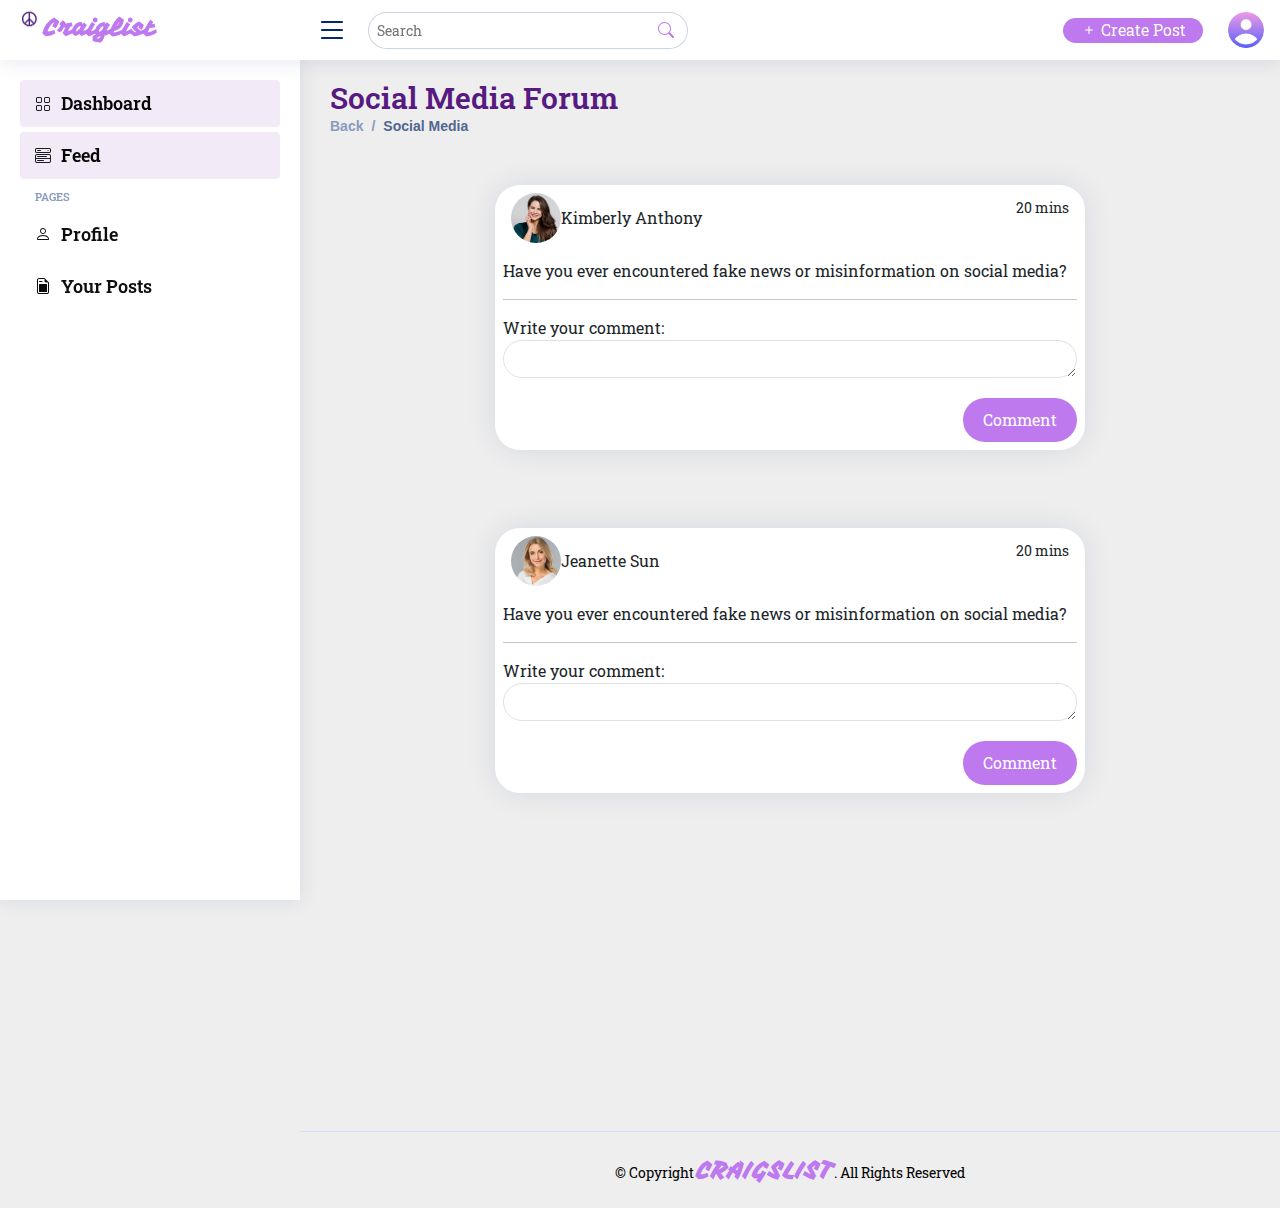
<file: craigslist-frontend-main/socmed.html>
<!DOCTYPE html>
<html lang="en">

<head>
  <meta charset="utf-8">
  <meta content="width=device-width, initial-scale=1.0" name="viewport">

  <title>Questions - CRAIGSLIST</title>
  <meta content="" name="description">
  <meta content="" name="keywords">

  <!-- Google Fonts -->
  <link href='https://fonts.googleapis.com/css?family=Vampiro+One&display=swap' rel='stylesheet'>
  <link href="https://fonts.googleapis.com/css2?family=Roboto+Slab:wght@400;700&display=swap" rel="stylesheet">

  <!-- Vendor CSS Files -->
  <link href="assets/vendor/bootstrap/css/bootstrap.min.css" rel="stylesheet">
  <link href="assets/vendor/bootstrap-icons/bootstrap-icons.css" rel="stylesheet">
  <link href="assets/vendor/boxicons/css/boxicons.min.css" rel="stylesheet">
  <link href="assets/vendor/quill/quill.snow.css" rel="stylesheet">
  <link href="assets/vendor/quill/quill.bubble.css" rel="stylesheet">
  <link href="assets/vendor/remixicon/remixicon.css" rel="stylesheet">
  <link href="assets/vendor/simple-datatables/style.css" rel="stylesheet">

  <!-- Template Main CSS File -->
  <link href="assets/css/style.css" rel="stylesheet">

</head>



<body>

  <!-- ======= Header ======= -->
  <header id="header" class="header fixed-top d-flex align-items-center">

    <div class="d-flex align-items-center justify-content-between">
      <a class="navbar-brand" href="index.html">
        <img src="L.png" alt="Logo" class="logo">
        <strong>Craiglist</strong>
    </a>
      <i class="bi bi-list toggle-sidebar-btn"></i>
    </div><!-- End Logo -->

    <div class="search-bar">
      <form class="search-form d-flex align-items-center" method="POST" action="#">
        <input type="text" name="query" placeholder="Search" title="Enter search keyword">
        <button type="submit" title="Search"><i class="bi bi-search"></i></button>
      </form>
    </div><!-- End Search Bar -->

    

    <nav class="header-nav ms-auto">
      <ul class="d-flex align-items-center">

        <li class="nav-item d-block d-lg-none">
          <a class="nav-link nav-icon search-bar-toggle " href="#">
            <i class="bi bi-search"></i>
          </a>
        </li><!-- End Search Icon-->

        <li class="nav-item">
          <a class="nav-link nav-icon" href="create_post.html" style="background-color: #BE79EF; width: 140px; height: 25px; border-radius: 25px; font-size: 16px; text-align: center; color: white;">
            <i class="bi bi-plus"></i> Create Post
          </a><!-- End Create Post Button -->
        </li>
        

        <li class="nav-item pe-3">
          <a class="nav-link nav-profile d-flex align-items-center pe-0" href="users-profilee.html">
            <img src="assets/img/profile-img.jpg" alt="Profile" class="rounded-circle">
          </a><!-- End Profile Image Icon -->
        </li><!-- End Profile Nav -->
        

      </ul>
    </nav><!-- End Icons Navigation -->

  </header><!-- End Header -->

   <!-- ======= Sidebar ======= -->
   <aside id="sidebar" class="sidebar">
    <ul class="sidebar-nav" id="sidebar-nav">
      <li class="nav-item">
        <a class="nav-link" href="index.html">
          <i class="bi bi-grid"></i>
          <span style="font-size: 18px;">Dashboard</span>
        </a>
      </li>
      <li class="nav-item">
        <a class="nav-link" href="all.html">
          <i class="bi bi-menu-button-wide"></i>
          <span style="font-size: 18px;">Feed</span>
        </a>
      </li>
      <li class="nav-heading">Pages</li>
      <li class="nav-item">
        <a class="nav-link collapsed" href="users-profilee.html">
          <i class="bi bi-person"></i>
          <span style="font-size: 18px;">Profile</span>
        </a>
      </li>
      <li class="nav-item">
        <a class="nav-link collapsed" href="your_posts.html">
          <i class="bi bi-file-earmark-post"></i>
          <span style="font-size: 18px;">Your Posts</span>
        </a>
      </li>
    </ul>
  </aside> 

  <main id="main" class="main">

    <div class="pagetitle">
      <h1 style="font-size: 30px; color: #561a81;">Social Media Forum</h1>
      <nav>
        <ol class="breadcrumb">
          <li class="breadcrumb-item"><a href="index.html">Back</a></li>
          <li class="breadcrumb-item active">Social Media</li>
        </ol>
      </nav>
    </div><!-- End Page Title -->

    <body style="background-color: #eee;font-family: 'Roboto Slab', sans-serif;">

      <!-- First Post -->
      <div class="container-fluid mt-5 mb-5" style="border-radius: 25px; width: 100%;">
          <div class="row d-flex align-items-center justify-content-center" style="border-radius: 25px;">
              <div class="col-md-8"> <!-- Adjusted width to col-md-8 -->
                  <div class="card" style="border-radius: 25px;">
                      <div class="d-flex justify-content-between p-2 px-3">
                          <div class="d-flex flex-row align-items-center">
                              <img src="assets/img/messages-1.jpg" width="50" class="rounded-circle">
                              <div class="d-flex flex-column ml-2">
                                  <span class="font-weight-bold"><b></b>Kimberly Anthony</span>
                              </div>
                          </div>
                          <div class="d-flex flex-row mt-1 ellipsis">
                              <small class="mr-2">20 mins</small>
                              <i class="fa fa-ellipsis-h"></i>
                          </div>
                      </div>
                      <div class="p-2">
                          <p class="text-justify">Have you ever encountered fake news or misinformation on social media?</p>
                          <hr>
                          <form name="frm1" method="post">
                              <input type="hidden" id="commentid" name="Rcommentid">
                              <div class="form-group" style="margin-bottom: 20px;">
                                  <label for="comment">Write your comment:</label>
                                  <!-- Adjust the rows attribute to control the height -->
                                  <textarea class="form-control" rows="1" name="Rmsg" required style="width: 100%; border-radius: 25px;"></textarea>
                              </div>
                              <div class="form-group" style="text-align: right;">
                                  <input type="button" id="btncomment" name="btncomment" class="btn btn-primary" value="Comment" style="background-color: #BE79EF; color: #fff; border: none; border-radius: 25px; padding: 10px 20px; cursor: pointer;">
                              </div>
                          </form>
                      </div>
                  </div>
              </div>
          </div>
      </div>
  
      <!-- Second Post -->
      <div class="container-fluid mt-5 mb-5" style="border-radius: 25px; width: 100%;">
          <div class="row d-flex align-items-center justify-content-center" style="border-radius: 25px;">
              <div class="col-md-8"> <!-- Adjusted width to col-md-8 -->
                  <div class="card" style="border-radius: 25px;">
                      <div class="d-flex justify-content-between p-2 px-3">
                          <div class="d-flex flex-row align-items-center">
                              <img src="assets/img/messages-2.jpg" width="50" class="rounded-circle">
                              <div class="d-flex flex-column ml-2">
                                  <span class="font-weight-bold"><b></b>Jeanette Sun</span>
                              </div>
                          </div>
                          <div class="d-flex flex-row mt-1 ellipsis">
                              <small class="mr-2">20 mins</small>
                              <i class="fa fa-ellipsis-h"></i>
                          </div>
                      </div>
                      <div class="p-2">
                          <p class="text-justify">Have you ever encountered fake news or misinformation on social media?</p>
                          <hr>
                          <form name="frm1" method="post">
                              <input type="hidden" id="commentid" name="Rcommentid">
                              <div class="form-group" style="margin-bottom: 20px;">
                                  <label for="comment">Write your comment:</label>
                                  <!-- Adjust the rows attribute to control the height -->
                                  <textarea class="form-control" rows="1" name="Rmsg" required style="width: 100%; border-radius: 25px;"></textarea>
                              </div>
                              <div class="form-group" style="text-align: right;">
                                  <input type="button" id="btncomment" name="btncomment" class="btn btn-primary" value="Comment" style="background-color: #BE79EF; color: #fff; border: none; border-radius: 25px; padding: 10px 20px; cursor: pointer;">
                              </div>
                          </form>
                      </div>
                  </div>
              </div>
          </div>
      </div>
  
  </body>
  
  
  
    </section>

  </main><!-- End #main -->

  <br>
  <br>
  <br>
  <br>
  <br>
  <br>
  <br>
  <br>
  <br>
  <br>

  <!-- ======= Footer ======= -->
  <footer id="footer" class="footer">
    <div class="copyright">
      &copy; Copyright <strong><span>CRAIGSLIST</span></strong>. All Rights Reserved
    </div>
  
  </footer><!-- End Footer -->

  <!-- Vendor JS Files -->
  <script src="assets/vendor/apexcharts/apexcharts.min.js"></script>
  <script src="assets/vendor/bootstrap/js/bootstrap.bundle.min.js"></script>
  <script src="assets/vendor/chart.js/chart.umd.js"></script>
  <script src="assets/vendor/echarts/echarts.min.js"></script>
  <script src="assets/vendor/quill/quill.js"></script>
  <script src="assets/vendor/simple-datatables/simple-datatables.js"></script>
  <script src="assets/vendor/tinymce/tinymce.min.js"></script>
  <script src="assets/vendor/php-email-form/validate.js"></script>

  <!-- Template Main JS File -->
  <script src="assets/js/main.js"></script>

</body>

</html>
</file>
<file: craigslist-frontend-main/assets/vendor/quill/quill.snow.css>
/*!
 * Quill Editor v2.0.1
 * https://quilljs.com
 * Copyright (c) 2017-2024, Slab
 * Copyright (c) 2014, Jason Chen
 * Copyright (c) 2013, salesforce.com
 */
.ql-container{box-sizing:border-box;font-family:Helvetica,Arial,sans-serif;font-size:13px;height:100%;margin:0;position:relative}.ql-container.ql-disabled .ql-tooltip{visibility:hidden}.ql-container:not(.ql-disabled) li[data-list=checked] > .ql-ui,.ql-container:not(.ql-disabled) li[data-list=unchecked] > .ql-ui{cursor:pointer}.ql-clipboard{left:-100000px;height:1px;overflow-y:hidden;position:absolute;top:50%}.ql-clipboard p{margin:0;padding:0}.ql-editor{box-sizing:border-box;counter-reset:list-0 list-1 list-2 list-3 list-4 list-5 list-6 list-7 list-8 list-9;line-height:1.42;height:100%;outline:none;overflow-y:auto;padding:12px 15px;tab-size:4;-moz-tab-size:4;text-align:left;white-space:pre-wrap;word-wrap:break-word}.ql-editor > *{cursor:text}.ql-editor p,.ql-editor ol,.ql-editor pre,.ql-editor blockquote,.ql-editor h1,.ql-editor h2,.ql-editor h3,.ql-editor h4,.ql-editor h5,.ql-editor h6{margin:0;padding:0}@supports (counter-set:none){.ql-editor p,.ql-editor h1,.ql-editor h2,.ql-editor h3,.ql-editor h4,.ql-editor h5,.ql-editor h6{counter-set:list-0 list-1 list-2 list-3 list-4 list-5 list-6 list-7 list-8 list-9}}@supports not (counter-set:none){.ql-editor p,.ql-editor h1,.ql-editor h2,.ql-editor h3,.ql-editor h4,.ql-editor h5,.ql-editor h6{counter-reset:list-0 list-1 list-2 list-3 list-4 list-5 list-6 list-7 list-8 list-9}}.ql-editor table{border-collapse:collapse}.ql-editor td{border:1px solid #000;padding:2px 5px}.ql-editor ol{padding-left:1.5em}.ql-editor li{list-style-type:none;padding-left:1.5em;position:relative}.ql-editor li > .ql-ui:before{display:inline-block;margin-left:-1.5em;margin-right:.3em;text-align:right;white-space:nowrap;width:1.2em}.ql-editor li[data-list=checked] > .ql-ui,.ql-editor li[data-list=unchecked] > .ql-ui{color:#777}.ql-editor li[data-list=bullet] > .ql-ui:before{content:'\2022'}.ql-editor li[data-list=checked] > .ql-ui:before{content:'\2611'}.ql-editor li[data-list=unchecked] > .ql-ui:before{content:'\2610'}@supports (counter-set:none){.ql-editor li[data-list]{counter-set:list-1 list-2 list-3 list-4 list-5 list-6 list-7 list-8 list-9}}@supports not (counter-set:none){.ql-editor li[data-list]{counter-reset:list-1 list-2 list-3 list-4 list-5 list-6 list-7 list-8 list-9}}.ql-editor li[data-list=ordered]{counter-increment:list-0}.ql-editor li[data-list=ordered] > .ql-ui:before{content:counter(list-0, decimal) '. '}.ql-editor li[data-list=ordered].ql-indent-1{counter-increment:list-1}.ql-editor li[data-list=ordered].ql-indent-1 > .ql-ui:before{content:counter(list-1, lower-alpha) '. '}@supports (counter-set:none){.ql-editor li[data-list].ql-indent-1{counter-set:list-2 list-3 list-4 list-5 list-6 list-7 list-8 list-9}}@supports not (counter-set:none){.ql-editor li[data-list].ql-indent-1{counter-reset:list-2 list-3 list-4 list-5 list-6 list-7 list-8 list-9}}.ql-editor li[data-list=ordered].ql-indent-2{counter-increment:list-2}.ql-editor li[data-list=ordered].ql-indent-2 > .ql-ui:before{content:counter(list-2, lower-roman) '. '}@supports (counter-set:none){.ql-editor li[data-list].ql-indent-2{counter-set:list-3 list-4 list-5 list-6 list-7 list-8 list-9}}@supports not (counter-set:none){.ql-editor li[data-list].ql-indent-2{counter-reset:list-3 list-4 list-5 list-6 list-7 list-8 list-9}}.ql-editor li[data-list=ordered].ql-indent-3{counter-increment:list-3}.ql-editor li[data-list=ordered].ql-indent-3 > .ql-ui:before{content:counter(list-3, decimal) '. '}@supports (counter-set:none){.ql-editor li[data-list].ql-indent-3{counter-set:list-4 list-5 list-6 list-7 list-8 list-9}}@supports not (counter-set:none){.ql-editor li[data-list].ql-indent-3{counter-reset:list-4 list-5 list-6 list-7 list-8 list-9}}.ql-editor li[data-list=ordered].ql-indent-4{counter-increment:list-4}.ql-editor li[data-list=ordered].ql-indent-4 > .ql-ui:before{content:counter(list-4, lower-alpha) '. '}@supports (counter-set:none){.ql-editor li[data-list].ql-indent-4{counter-set:list-5 list-6 list-7 list-8 list-9}}@supports not (counter-set:none){.ql-editor li[data-list].ql-indent-4{counter-reset:list-5 list-6 list-7 list-8 list-9}}.ql-editor li[data-list=ordered].ql-indent-5{counter-increment:list-5}.ql-editor li[data-list=ordered].ql-indent-5 > .ql-ui:before{content:counter(list-5, lower-roman) '. '}@supports (counter-set:none){.ql-editor li[data-list].ql-indent-5{counter-set:list-6 list-7 list-8 list-9}}@supports not (counter-set:none){.ql-editor li[data-list].ql-indent-5{counter-reset:list-6 list-7 list-8 list-9}}.ql-editor li[data-list=ordered].ql-indent-6{counter-increment:list-6}.ql-editor li[data-list=ordered].ql-indent-6 > .ql-ui:before{content:counter(list-6, decimal) '. '}@supports (counter-set:none){.ql-editor li[data-list].ql-indent-6{counter-set:list-7 list-8 list-9}}@supports not (counter-set:none){.ql-editor li[data-list].ql-indent-6{counter-reset:list-7 list-8 list-9}}.ql-editor li[data-list=ordered].ql-indent-7{counter-increment:list-7}.ql-editor li[data-list=ordered].ql-indent-7 > .ql-ui:before{content:counter(list-7, lower-alpha) '. '}@supports (counter-set:none){.ql-editor li[data-list].ql-indent-7{counter-set:list-8 list-9}}@supports not (counter-set:none){.ql-editor li[data-list].ql-indent-7{counter-reset:list-8 list-9}}.ql-editor li[data-list=ordered].ql-indent-8{counter-increment:list-8}.ql-editor li[data-list=ordered].ql-indent-8 > .ql-ui:before{content:counter(list-8, lower-roman) '. '}@supports (counter-set:none){.ql-editor li[data-list].ql-indent-8{counter-set:list-9}}@supports not (counter-set:none){.ql-editor li[data-list].ql-indent-8{counter-reset:list-9}}.ql-editor li[data-list=ordered].ql-indent-9{counter-increment:list-9}.ql-editor li[data-list=ordered].ql-indent-9 > .ql-ui:before{content:counter(list-9, decimal) '. '}.ql-editor .ql-indent-1:not(.ql-direction-rtl){padding-left:3em}.ql-editor li.ql-indent-1:not(.ql-direction-rtl){padding-left:4.5em}.ql-editor .ql-indent-1.ql-direction-rtl.ql-align-right{padding-right:3em}.ql-editor li.ql-indent-1.ql-direction-rtl.ql-align-right{padding-right:4.5em}.ql-editor .ql-indent-2:not(.ql-direction-rtl){padding-left:6em}.ql-editor li.ql-indent-2:not(.ql-direction-rtl){padding-left:7.5em}.ql-editor .ql-indent-2.ql-direction-rtl.ql-align-right{padding-right:6em}.ql-editor li.ql-indent-2.ql-direction-rtl.ql-align-right{padding-right:7.5em}.ql-editor .ql-indent-3:not(.ql-direction-rtl){padding-left:9em}.ql-editor li.ql-indent-3:not(.ql-direction-rtl){padding-left:10.5em}.ql-editor .ql-indent-3.ql-direction-rtl.ql-align-right{padding-right:9em}.ql-editor li.ql-indent-3.ql-direction-rtl.ql-align-right{padding-right:10.5em}.ql-editor .ql-indent-4:not(.ql-direction-rtl){padding-left:12em}.ql-editor li.ql-indent-4:not(.ql-direction-rtl){padding-left:13.5em}.ql-editor .ql-indent-4.ql-direction-rtl.ql-align-right{padding-right:12em}.ql-editor li.ql-indent-4.ql-direction-rtl.ql-align-right{padding-right:13.5em}.ql-editor .ql-indent-5:not(.ql-direction-rtl){padding-left:15em}.ql-editor li.ql-indent-5:not(.ql-direction-rtl){padding-left:16.5em}.ql-editor .ql-indent-5.ql-direction-rtl.ql-align-right{padding-right:15em}.ql-editor li.ql-indent-5.ql-direction-rtl.ql-align-right{padding-right:16.5em}.ql-editor .ql-indent-6:not(.ql-direction-rtl){padding-left:18em}.ql-editor li.ql-indent-6:not(.ql-direction-rtl){padding-left:19.5em}.ql-editor .ql-indent-6.ql-direction-rtl.ql-align-right{padding-right:18em}.ql-editor li.ql-indent-6.ql-direction-rtl.ql-align-right{padding-right:19.5em}.ql-editor .ql-indent-7:not(.ql-direction-rtl){padding-left:21em}.ql-editor li.ql-indent-7:not(.ql-direction-rtl){padding-left:22.5em}.ql-editor .ql-indent-7.ql-direction-rtl.ql-align-right{padding-right:21em}.ql-editor li.ql-indent-7.ql-direction-rtl.ql-align-right{padding-right:22.5em}.ql-editor .ql-indent-8:not(.ql-direction-rtl){padding-left:24em}.ql-editor li.ql-indent-8:not(.ql-direction-rtl){padding-left:25.5em}.ql-editor .ql-indent-8.ql-direction-rtl.ql-align-right{padding-right:24em}.ql-editor li.ql-indent-8.ql-direction-rtl.ql-align-right{padding-right:25.5em}.ql-editor .ql-indent-9:not(.ql-direction-rtl){padding-left:27em}.ql-editor li.ql-indent-9:not(.ql-direction-rtl){padding-left:28.5em}.ql-editor .ql-indent-9.ql-direction-rtl.ql-align-right{padding-right:27em}.ql-editor li.ql-indent-9.ql-direction-rtl.ql-align-right{padding-right:28.5em}.ql-editor li.ql-direction-rtl{padding-right:1.5em}.ql-editor li.ql-direction-rtl > .ql-ui:before{margin-left:.3em;margin-right:-1.5em;text-align:left}.ql-editor table{table-layout:fixed;width:100%}.ql-editor table td{outline:none}.ql-editor .ql-code-block-container{font-family:monospace}.ql-editor .ql-video{display:block;max-width:100%}.ql-editor .ql-video.ql-align-center{margin:0 auto}.ql-editor .ql-video.ql-align-right{margin:0 0 0 auto}.ql-editor .ql-bg-black{background-color:#000}.ql-editor .ql-bg-red{background-color:#e60000}.ql-editor .ql-bg-orange{background-color:#f90}.ql-editor .ql-bg-yellow{background-color:#ff0}.ql-editor .ql-bg-green{background-color:#008a00}.ql-editor .ql-bg-blue{background-color:#06c}.ql-editor .ql-bg-purple{background-color:#93f}.ql-editor .ql-color-white{color:#fff}.ql-editor .ql-color-red{color:#e60000}.ql-editor .ql-color-orange{color:#f90}.ql-editor .ql-color-yellow{color:#ff0}.ql-editor .ql-color-green{color:#008a00}.ql-editor .ql-color-blue{color:#06c}.ql-editor .ql-color-purple{color:#93f}.ql-editor .ql-font-serif{font-family:Georgia,Times New Roman,serif}.ql-editor .ql-font-monospace{font-family:Monaco,Courier New,monospace}.ql-editor .ql-size-small{font-size:.75em}.ql-editor .ql-size-large{font-size:1.5em}.ql-editor .ql-size-huge{font-size:2.5em}.ql-editor .ql-direction-rtl{direction:rtl;text-align:inherit}.ql-editor .ql-align-center{text-align:center}.ql-editor .ql-align-justify{text-align:justify}.ql-editor .ql-align-right{text-align:right}.ql-editor .ql-ui{position:absolute}.ql-editor.ql-blank::before{color:rgba(0,0,0,0.6);content:attr(data-placeholder);font-style:italic;left:15px;pointer-events:none;position:absolute;right:15px}.ql-snow.ql-toolbar:after,.ql-snow .ql-toolbar:after{clear:both;content:'';display:table}.ql-snow.ql-toolbar button,.ql-snow .ql-toolbar button{background:none;border:none;cursor:pointer;display:inline-block;float:left;height:24px;padding:3px 5px;width:28px}.ql-snow.ql-toolbar button svg,.ql-snow .ql-toolbar button svg{float:left;height:100%}.ql-snow.ql-toolbar button:active:hover,.ql-snow .ql-toolbar button:active:hover{outline:none}.ql-snow.ql-toolbar input.ql-image[type=file],.ql-snow .ql-toolbar input.ql-image[type=file]{display:none}.ql-snow.ql-toolbar button:hover,.ql-snow .ql-toolbar button:hover,.ql-snow.ql-toolbar button:focus,.ql-snow .ql-toolbar button:focus,.ql-snow.ql-toolbar button.ql-active,.ql-snow .ql-toolbar button.ql-active,.ql-snow.ql-toolbar .ql-picker-label:hover,.ql-snow .ql-toolbar .ql-picker-label:hover,.ql-snow.ql-toolbar .ql-picker-label.ql-active,.ql-snow .ql-toolbar .ql-picker-label.ql-active,.ql-snow.ql-toolbar .ql-picker-item:hover,.ql-snow .ql-toolbar .ql-picker-item:hover,.ql-snow.ql-toolbar .ql-picker-item.ql-selected,.ql-snow .ql-toolbar .ql-picker-item.ql-selected{color:#06c}.ql-snow.ql-toolbar button:hover .ql-fill,.ql-snow .ql-toolbar button:hover .ql-fill,.ql-snow.ql-toolbar button:focus .ql-fill,.ql-snow .ql-toolbar button:focus .ql-fill,.ql-snow.ql-toolbar button.ql-active .ql-fill,.ql-snow .ql-toolbar button.ql-active .ql-fill,.ql-snow.ql-toolbar .ql-picker-label:hover .ql-fill,.ql-snow .ql-toolbar .ql-picker-label:hover .ql-fill,.ql-snow.ql-toolbar .ql-picker-label.ql-active .ql-fill,.ql-snow .ql-toolbar .ql-picker-label.ql-active .ql-fill,.ql-snow.ql-toolbar .ql-picker-item:hover .ql-fill,.ql-snow .ql-toolbar .ql-picker-item:hover .ql-fill,.ql-snow.ql-toolbar .ql-picker-item.ql-selected .ql-fill,.ql-snow .ql-toolbar .ql-picker-item.ql-selected .ql-fill,.ql-snow.ql-toolbar button:hover .ql-stroke.ql-fill,.ql-snow .ql-toolbar button:hover .ql-stroke.ql-fill,.ql-snow.ql-toolbar button:focus .ql-stroke.ql-fill,.ql-snow .ql-toolbar button:focus .ql-stroke.ql-fill,.ql-snow.ql-toolbar button.ql-active .ql-stroke.ql-fill,.ql-snow .ql-toolbar button.ql-active .ql-stroke.ql-fill,.ql-snow.ql-toolbar .ql-picker-label:hover .ql-stroke.ql-fill,.ql-snow .ql-toolbar .ql-picker-label:hover .ql-stroke.ql-fill,.ql-snow.ql-toolbar .ql-picker-label.ql-active .ql-stroke.ql-fill,.ql-snow .ql-toolbar .ql-picker-label.ql-active .ql-stroke.ql-fill,.ql-snow.ql-toolbar .ql-picker-item:hover .ql-stroke.ql-fill,.ql-snow .ql-toolbar .ql-picker-item:hover .ql-stroke.ql-fill,.ql-snow.ql-toolbar .ql-picker-item.ql-selected .ql-stroke.ql-fill,.ql-snow .ql-toolbar .ql-picker-item.ql-selected .ql-stroke.ql-fill{fill:#06c}.ql-snow.ql-toolbar button:hover .ql-stroke,.ql-snow .ql-toolbar button:hover .ql-stroke,.ql-snow.ql-toolbar button:focus .ql-stroke,.ql-snow .ql-toolbar button:focus .ql-stroke,.ql-snow.ql-toolbar button.ql-active .ql-stroke,.ql-snow .ql-toolbar button.ql-active .ql-stroke,.ql-snow.ql-toolbar .ql-picker-label:hover .ql-stroke,.ql-snow .ql-toolbar .ql-picker-label:hover .ql-stroke,.ql-snow.ql-toolbar .ql-picker-label.ql-active .ql-stroke,.ql-snow .ql-toolbar .ql-picker-label.ql-active .ql-stroke,.ql-snow.ql-toolbar .ql-picker-item:hover .ql-stroke,.ql-snow .ql-toolbar .ql-picker-item:hover .ql-stroke,.ql-snow.ql-toolbar .ql-picker-item.ql-selected .ql-stroke,.ql-snow .ql-toolbar .ql-picker-item.ql-selected .ql-stroke,.ql-snow.ql-toolbar button:hover .ql-stroke-miter,.ql-snow .ql-toolbar button:hover .ql-stroke-miter,.ql-snow.ql-toolbar button:focus .ql-stroke-miter,.ql-snow .ql-toolbar button:focus .ql-stroke-miter,.ql-snow.ql-toolbar button.ql-active .ql-stroke-miter,.ql-snow .ql-toolbar button.ql-active .ql-stroke-miter,.ql-snow.ql-toolbar .ql-picker-label:hover .ql-stroke-miter,.ql-snow .ql-toolbar .ql-picker-label:hover .ql-stroke-miter,.ql-snow.ql-toolbar .ql-picker-label.ql-active .ql-stroke-miter,.ql-snow .ql-toolbar .ql-picker-label.ql-active .ql-stroke-miter,.ql-snow.ql-toolbar .ql-picker-item:hover .ql-stroke-miter,.ql-snow .ql-toolbar .ql-picker-item:hover .ql-stroke-miter,.ql-snow.ql-toolbar .ql-picker-item.ql-selected .ql-stroke-miter,.ql-snow .ql-toolbar .ql-picker-item.ql-selected .ql-stroke-miter{stroke:#06c}@media (pointer:coarse){.ql-snow.ql-toolbar button:hover:not(.ql-active),.ql-snow .ql-toolbar button:hover:not(.ql-active){color:#444}.ql-snow.ql-toolbar button:hover:not(.ql-active) .ql-fill,.ql-snow .ql-toolbar button:hover:not(.ql-active) .ql-fill,.ql-snow.ql-toolbar button:hover:not(.ql-active) .ql-stroke.ql-fill,.ql-snow .ql-toolbar button:hover:not(.ql-active) .ql-stroke.ql-fill{fill:#444}.ql-snow.ql-toolbar button:hover:not(.ql-active) .ql-stroke,.ql-snow .ql-toolbar button:hover:not(.ql-active) .ql-stroke,.ql-snow.ql-toolbar button:hover:not(.ql-active) .ql-stroke-miter,.ql-snow .ql-toolbar button:hover:not(.ql-active) .ql-stroke-miter{stroke:#444}}.ql-snow{box-sizing:border-box}.ql-snow *{box-sizing:border-box}.ql-snow .ql-hidden{display:none}.ql-snow .ql-out-bottom,.ql-snow .ql-out-top{visibility:hidden}.ql-snow .ql-tooltip{position:absolute;transform:translateY(10px)}.ql-snow .ql-tooltip a{cursor:pointer;text-decoration:none}.ql-snow .ql-tooltip.ql-flip{transform:translateY(-10px)}.ql-snow .ql-formats{display:inline-block;vertical-align:middle}.ql-snow .ql-formats:after{clear:both;content:'';display:table}.ql-snow .ql-stroke{fill:none;stroke:#444;stroke-linecap:round;stroke-linejoin:round;stroke-width:2}.ql-snow .ql-stroke-miter{fill:none;stroke:#444;stroke-miterlimit:10;stroke-width:2}.ql-snow .ql-fill,.ql-snow .ql-stroke.ql-fill{fill:#444}.ql-snow .ql-empty{fill:none}.ql-snow .ql-even{fill-rule:evenodd}.ql-snow .ql-thin,.ql-snow .ql-stroke.ql-thin{stroke-width:1}.ql-snow .ql-transparent{opacity:.4}.ql-snow .ql-direction svg:last-child{display:none}.ql-snow .ql-direction.ql-active svg:last-child{display:inline}.ql-snow .ql-direction.ql-active svg:first-child{display:none}.ql-snow .ql-editor h1{font-size:2em}.ql-snow .ql-editor h2{font-size:1.5em}.ql-snow .ql-editor h3{font-size:1.17em}.ql-snow .ql-editor h4{font-size:1em}.ql-snow .ql-editor h5{font-size:.83em}.ql-snow .ql-editor h6{font-size:.67em}.ql-snow .ql-editor a{text-decoration:underline}.ql-snow .ql-editor blockquote{border-left:4px solid #ccc;margin-bottom:5px;margin-top:5px;padding-left:16px}.ql-snow .ql-editor code,.ql-snow .ql-editor .ql-code-block-container{background-color:#f0f0f0;border-radius:3px}.ql-snow .ql-editor .ql-code-block-container{margin-bottom:5px;margin-top:5px;padding:5px 10px}.ql-snow .ql-editor code{font-size:85%;padding:2px 4px}.ql-snow .ql-editor .ql-code-block-container{background-color:#23241f;color:#f8f8f2;overflow:visible}.ql-snow .ql-editor img{max-width:100%}.ql-snow .ql-picker{color:#444;display:inline-block;float:left;font-size:14px;font-weight:500;height:24px;position:relative;vertical-align:middle}.ql-snow .ql-picker-label{cursor:pointer;display:inline-block;height:100%;padding-left:8px;padding-right:2px;position:relative;width:100%}.ql-snow .ql-picker-label::before{display:inline-block;line-height:22px}.ql-snow .ql-picker-options{background-color:#fff;display:none;min-width:100%;padding:4px 8px;position:absolute;white-space:nowrap}.ql-snow .ql-picker-options .ql-picker-item{cursor:pointer;display:block;padding-bottom:5px;padding-top:5px}.ql-snow .ql-picker.ql-expanded .ql-picker-label{color:#ccc;z-index:2}.ql-snow .ql-picker.ql-expanded .ql-picker-label .ql-fill{fill:#ccc}.ql-snow .ql-picker.ql-expanded .ql-picker-label .ql-stroke{stroke:#ccc}.ql-snow .ql-picker.ql-expanded .ql-picker-options{display:block;margin-top:-1px;top:100%;z-index:1}.ql-snow .ql-color-picker,.ql-snow .ql-icon-picker{width:28px}.ql-snow .ql-color-picker .ql-picker-label,.ql-snow .ql-icon-picker .ql-picker-label{padding:2px 4px}.ql-snow .ql-color-picker .ql-picker-label svg,.ql-snow .ql-icon-picker .ql-picker-label svg{right:4px}.ql-snow .ql-icon-picker .ql-picker-options{padding:4px 0}.ql-snow .ql-icon-picker .ql-picker-item{height:24px;width:24px;padding:2px 4px}.ql-snow .ql-color-picker .ql-picker-options{padding:3px 5px;width:152px}.ql-snow .ql-color-picker .ql-picker-item{border:1px solid transparent;float:left;height:16px;margin:2px;padding:0;width:16px}.ql-snow .ql-picker:not(.ql-color-picker):not(.ql-icon-picker) svg{position:absolute;margin-top:-9px;right:0;top:50%;width:18px}.ql-snow .ql-picker.ql-header .ql-picker-label[data-label]:not([data-label=''])::before,.ql-snow .ql-picker.ql-font .ql-picker-label[data-label]:not([data-label=''])::before,.ql-snow .ql-picker.ql-size .ql-picker-label[data-label]:not([data-label=''])::before,.ql-snow .ql-picker.ql-header .ql-picker-item[data-label]:not([data-label=''])::before,.ql-snow .ql-picker.ql-font .ql-picker-item[data-label]:not([data-label=''])::before,.ql-snow .ql-picker.ql-size .ql-picker-item[data-label]:not([data-label=''])::before{content:attr(data-label)}.ql-snow .ql-picker.ql-header{width:98px}.ql-snow .ql-picker.ql-header .ql-picker-label::before,.ql-snow .ql-picker.ql-header .ql-picker-item::before{content:'Normal'}.ql-snow .ql-picker.ql-header .ql-picker-label[data-value="1"]::before,.ql-snow .ql-picker.ql-header .ql-picker-item[data-value="1"]::before{content:'Heading 1'}.ql-snow .ql-picker.ql-header .ql-picker-label[data-value="2"]::before,.ql-snow .ql-picker.ql-header .ql-picker-item[data-value="2"]::before{content:'Heading 2'}.ql-snow .ql-picker.ql-header .ql-picker-label[data-value="3"]::before,.ql-snow .ql-picker.ql-header .ql-picker-item[data-value="3"]::before{content:'Heading 3'}.ql-snow .ql-picker.ql-header .ql-picker-label[data-value="4"]::before,.ql-snow .ql-picker.ql-header .ql-picker-item[data-value="4"]::before{content:'Heading 4'}.ql-snow .ql-picker.ql-header .ql-picker-label[data-value="5"]::before,.ql-snow .ql-picker.ql-header .ql-picker-item[data-value="5"]::before{content:'Heading 5'}.ql-snow .ql-picker.ql-header .ql-picker-label[data-value="6"]::before,.ql-snow .ql-picker.ql-header .ql-picker-item[data-value="6"]::before{content:'Heading 6'}.ql-snow .ql-picker.ql-header .ql-picker-item[data-value="1"]::before{font-size:2em}.ql-snow .ql-picker.ql-header .ql-picker-item[data-value="2"]::before{font-size:1.5em}.ql-snow .ql-picker.ql-header .ql-picker-item[data-value="3"]::before{font-size:1.17em}.ql-snow .ql-picker.ql-header .ql-picker-item[data-value="4"]::before{font-size:1em}.ql-snow .ql-picker.ql-header .ql-picker-item[data-value="5"]::before{font-size:.83em}.ql-snow .ql-picker.ql-header .ql-picker-item[data-value="6"]::before{font-size:.67em}.ql-snow .ql-picker.ql-font{width:108px}.ql-snow .ql-picker.ql-font .ql-picker-label::before,.ql-snow .ql-picker.ql-font .ql-picker-item::before{content:'Sans Serif'}.ql-snow .ql-picker.ql-font .ql-picker-label[data-value=serif]::before,.ql-snow .ql-picker.ql-font .ql-picker-item[data-value=serif]::before{content:'Serif'}.ql-snow .ql-picker.ql-font .ql-picker-label[data-value=monospace]::before,.ql-snow .ql-picker.ql-font .ql-picker-item[data-value=monospace]::before{content:'Monospace'}.ql-snow .ql-picker.ql-font .ql-picker-item[data-value=serif]::before{font-family:Georgia,Times New Roman,serif}.ql-snow .ql-picker.ql-font .ql-picker-item[data-value=monospace]::before{font-family:Monaco,Courier New,monospace}.ql-snow .ql-picker.ql-size{width:98px}.ql-snow .ql-picker.ql-size .ql-picker-label::before,.ql-snow .ql-picker.ql-size .ql-picker-item::before{content:'Normal'}.ql-snow .ql-picker.ql-size .ql-picker-label[data-value=small]::before,.ql-snow .ql-picker.ql-size .ql-picker-item[data-value=small]::before{content:'Small'}.ql-snow .ql-picker.ql-size .ql-picker-label[data-value=large]::before,.ql-snow .ql-picker.ql-size .ql-picker-item[data-value=large]::before{content:'Large'}.ql-snow .ql-picker.ql-size .ql-picker-label[data-value=huge]::before,.ql-snow .ql-picker.ql-size .ql-picker-item[data-value=huge]::before{content:'Huge'}.ql-snow .ql-picker.ql-size .ql-picker-item[data-value=small]::before{font-size:10px}.ql-snow .ql-picker.ql-size .ql-picker-item[data-value=large]::before{font-size:18px}.ql-snow .ql-picker.ql-size .ql-picker-item[data-value=huge]::before{font-size:32px}.ql-snow .ql-color-picker.ql-background .ql-picker-item{background-color:#fff}.ql-snow .ql-color-picker.ql-color .ql-picker-item{background-color:#000}.ql-code-block-container{position:relative}.ql-code-block-container .ql-ui{right:5px;top:5px}.ql-toolbar.ql-snow{border:1px solid #ccc;box-sizing:border-box;font-family:'Helvetica Neue','Helvetica','Arial',sans-serif;padding:8px}.ql-toolbar.ql-snow .ql-formats{margin-right:15px}.ql-toolbar.ql-snow .ql-picker-label{border:1px solid transparent}.ql-toolbar.ql-snow .ql-picker-options{border:1px solid transparent;box-shadow:rgba(0,0,0,0.2) 0 2px 8px}.ql-toolbar.ql-snow .ql-picker.ql-expanded .ql-picker-label{border-color:#ccc}.ql-toolbar.ql-snow .ql-picker.ql-expanded .ql-picker-options{border-color:#ccc}.ql-toolbar.ql-snow .ql-color-picker .ql-picker-item.ql-selected,.ql-toolbar.ql-snow .ql-color-picker .ql-picker-item:hover{border-color:#000}.ql-toolbar.ql-snow + .ql-container.ql-snow{border-top:0}.ql-snow .ql-tooltip{background-color:#fff;border:1px solid #ccc;box-shadow:0 0 5px #ddd;color:#444;padding:5px 12px;white-space:nowrap}.ql-snow .ql-tooltip::before{content:"Visit URL:";line-height:26px;margin-right:8px}.ql-snow .ql-tooltip input[type=text]{display:none;border:1px solid #ccc;font-size:13px;height:26px;margin:0;padding:3px 5px;width:170px}.ql-snow .ql-tooltip a.ql-preview{display:inline-block;max-width:200px;overflow-x:hidden;text-overflow:ellipsis;vertical-align:top}.ql-snow .ql-tooltip a.ql-action::after{border-right:1px solid #ccc;content:'Edit';margin-left:16px;padding-right:8px}.ql-snow .ql-tooltip a.ql-remove::before{content:'Remove';margin-left:8px}.ql-snow .ql-tooltip a{line-height:26px}.ql-snow .ql-tooltip.ql-editing a.ql-preview,.ql-snow .ql-tooltip.ql-editing a.ql-remove{display:none}.ql-snow .ql-tooltip.ql-editing input[type=text]{display:inline-block}.ql-snow .ql-tooltip.ql-editing a.ql-action::after{border-right:0;content:'Save';padding-right:0}.ql-snow .ql-tooltip[data-mode=link]::before{content:"Enter link:"}.ql-snow .ql-tooltip[data-mode=formula]::before{content:"Enter formula:"}.ql-snow .ql-tooltip[data-mode=video]::before{content:"Enter video:"}.ql-snow a{color:#06c}.ql-container.ql-snow{border:1px solid #ccc}

/*# sourceMappingURL=quill.snow.css.map*/
</file>
<file: craigslist-frontend-main/assets/vendor/quill/quill.bubble.css>
/*!
 * Quill Editor v2.0.1
 * https://quilljs.com
 * Copyright (c) 2017-2024, Slab
 * Copyright (c) 2014, Jason Chen
 * Copyright (c) 2013, salesforce.com
 */
.ql-container{box-sizing:border-box;font-family:Helvetica,Arial,sans-serif;font-size:13px;height:100%;margin:0;position:relative}.ql-container.ql-disabled .ql-tooltip{visibility:hidden}.ql-container:not(.ql-disabled) li[data-list=checked] > .ql-ui,.ql-container:not(.ql-disabled) li[data-list=unchecked] > .ql-ui{cursor:pointer}.ql-clipboard{left:-100000px;height:1px;overflow-y:hidden;position:absolute;top:50%}.ql-clipboard p{margin:0;padding:0}.ql-editor{box-sizing:border-box;counter-reset:list-0 list-1 list-2 list-3 list-4 list-5 list-6 list-7 list-8 list-9;line-height:1.42;height:100%;outline:none;overflow-y:auto;padding:12px 15px;tab-size:4;-moz-tab-size:4;text-align:left;white-space:pre-wrap;word-wrap:break-word}.ql-editor > *{cursor:text}.ql-editor p,.ql-editor ol,.ql-editor pre,.ql-editor blockquote,.ql-editor h1,.ql-editor h2,.ql-editor h3,.ql-editor h4,.ql-editor h5,.ql-editor h6{margin:0;padding:0}@supports (counter-set:none){.ql-editor p,.ql-editor h1,.ql-editor h2,.ql-editor h3,.ql-editor h4,.ql-editor h5,.ql-editor h6{counter-set:list-0 list-1 list-2 list-3 list-4 list-5 list-6 list-7 list-8 list-9}}@supports not (counter-set:none){.ql-editor p,.ql-editor h1,.ql-editor h2,.ql-editor h3,.ql-editor h4,.ql-editor h5,.ql-editor h6{counter-reset:list-0 list-1 list-2 list-3 list-4 list-5 list-6 list-7 list-8 list-9}}.ql-editor table{border-collapse:collapse}.ql-editor td{border:1px solid #000;padding:2px 5px}.ql-editor ol{padding-left:1.5em}.ql-editor li{list-style-type:none;padding-left:1.5em;position:relative}.ql-editor li > .ql-ui:before{display:inline-block;margin-left:-1.5em;margin-right:.3em;text-align:right;white-space:nowrap;width:1.2em}.ql-editor li[data-list=checked] > .ql-ui,.ql-editor li[data-list=unchecked] > .ql-ui{color:#777}.ql-editor li[data-list=bullet] > .ql-ui:before{content:'\2022'}.ql-editor li[data-list=checked] > .ql-ui:before{content:'\2611'}.ql-editor li[data-list=unchecked] > .ql-ui:before{content:'\2610'}@supports (counter-set:none){.ql-editor li[data-list]{counter-set:list-1 list-2 list-3 list-4 list-5 list-6 list-7 list-8 list-9}}@supports not (counter-set:none){.ql-editor li[data-list]{counter-reset:list-1 list-2 list-3 list-4 list-5 list-6 list-7 list-8 list-9}}.ql-editor li[data-list=ordered]{counter-increment:list-0}.ql-editor li[data-list=ordered] > .ql-ui:before{content:counter(list-0, decimal) '. '}.ql-editor li[data-list=ordered].ql-indent-1{counter-increment:list-1}.ql-editor li[data-list=ordered].ql-indent-1 > .ql-ui:before{content:counter(list-1, lower-alpha) '. '}@supports (counter-set:none){.ql-editor li[data-list].ql-indent-1{counter-set:list-2 list-3 list-4 list-5 list-6 list-7 list-8 list-9}}@supports not (counter-set:none){.ql-editor li[data-list].ql-indent-1{counter-reset:list-2 list-3 list-4 list-5 list-6 list-7 list-8 list-9}}.ql-editor li[data-list=ordered].ql-indent-2{counter-increment:list-2}.ql-editor li[data-list=ordered].ql-indent-2 > .ql-ui:before{content:counter(list-2, lower-roman) '. '}@supports (counter-set:none){.ql-editor li[data-list].ql-indent-2{counter-set:list-3 list-4 list-5 list-6 list-7 list-8 list-9}}@supports not (counter-set:none){.ql-editor li[data-list].ql-indent-2{counter-reset:list-3 list-4 list-5 list-6 list-7 list-8 list-9}}.ql-editor li[data-list=ordered].ql-indent-3{counter-increment:list-3}.ql-editor li[data-list=ordered].ql-indent-3 > .ql-ui:before{content:counter(list-3, decimal) '. '}@supports (counter-set:none){.ql-editor li[data-list].ql-indent-3{counter-set:list-4 list-5 list-6 list-7 list-8 list-9}}@supports not (counter-set:none){.ql-editor li[data-list].ql-indent-3{counter-reset:list-4 list-5 list-6 list-7 list-8 list-9}}.ql-editor li[data-list=ordered].ql-indent-4{counter-increment:list-4}.ql-editor li[data-list=ordered].ql-indent-4 > .ql-ui:before{content:counter(list-4, lower-alpha) '. '}@supports (counter-set:none){.ql-editor li[data-list].ql-indent-4{counter-set:list-5 list-6 list-7 list-8 list-9}}@supports not (counter-set:none){.ql-editor li[data-list].ql-indent-4{counter-reset:list-5 list-6 list-7 list-8 list-9}}.ql-editor li[data-list=ordered].ql-indent-5{counter-increment:list-5}.ql-editor li[data-list=ordered].ql-indent-5 > .ql-ui:before{content:counter(list-5, lower-roman) '. '}@supports (counter-set:none){.ql-editor li[data-list].ql-indent-5{counter-set:list-6 list-7 list-8 list-9}}@supports not (counter-set:none){.ql-editor li[data-list].ql-indent-5{counter-reset:list-6 list-7 list-8 list-9}}.ql-editor li[data-list=ordered].ql-indent-6{counter-increment:list-6}.ql-editor li[data-list=ordered].ql-indent-6 > .ql-ui:before{content:counter(list-6, decimal) '. '}@supports (counter-set:none){.ql-editor li[data-list].ql-indent-6{counter-set:list-7 list-8 list-9}}@supports not (counter-set:none){.ql-editor li[data-list].ql-indent-6{counter-reset:list-7 list-8 list-9}}.ql-editor li[data-list=ordered].ql-indent-7{counter-increment:list-7}.ql-editor li[data-list=ordered].ql-indent-7 > .ql-ui:before{content:counter(list-7, lower-alpha) '. '}@supports (counter-set:none){.ql-editor li[data-list].ql-indent-7{counter-set:list-8 list-9}}@supports not (counter-set:none){.ql-editor li[data-list].ql-indent-7{counter-reset:list-8 list-9}}.ql-editor li[data-list=ordered].ql-indent-8{counter-increment:list-8}.ql-editor li[data-list=ordered].ql-indent-8 > .ql-ui:before{content:counter(list-8, lower-roman) '. '}@supports (counter-set:none){.ql-editor li[data-list].ql-indent-8{counter-set:list-9}}@supports not (counter-set:none){.ql-editor li[data-list].ql-indent-8{counter-reset:list-9}}.ql-editor li[data-list=ordered].ql-indent-9{counter-increment:list-9}.ql-editor li[data-list=ordered].ql-indent-9 > .ql-ui:before{content:counter(list-9, decimal) '. '}.ql-editor .ql-indent-1:not(.ql-direction-rtl){padding-left:3em}.ql-editor li.ql-indent-1:not(.ql-direction-rtl){padding-left:4.5em}.ql-editor .ql-indent-1.ql-direction-rtl.ql-align-right{padding-right:3em}.ql-editor li.ql-indent-1.ql-direction-rtl.ql-align-right{padding-right:4.5em}.ql-editor .ql-indent-2:not(.ql-direction-rtl){padding-left:6em}.ql-editor li.ql-indent-2:not(.ql-direction-rtl){padding-left:7.5em}.ql-editor .ql-indent-2.ql-direction-rtl.ql-align-right{padding-right:6em}.ql-editor li.ql-indent-2.ql-direction-rtl.ql-align-right{padding-right:7.5em}.ql-editor .ql-indent-3:not(.ql-direction-rtl){padding-left:9em}.ql-editor li.ql-indent-3:not(.ql-direction-rtl){padding-left:10.5em}.ql-editor .ql-indent-3.ql-direction-rtl.ql-align-right{padding-right:9em}.ql-editor li.ql-indent-3.ql-direction-rtl.ql-align-right{padding-right:10.5em}.ql-editor .ql-indent-4:not(.ql-direction-rtl){padding-left:12em}.ql-editor li.ql-indent-4:not(.ql-direction-rtl){padding-left:13.5em}.ql-editor .ql-indent-4.ql-direction-rtl.ql-align-right{padding-right:12em}.ql-editor li.ql-indent-4.ql-direction-rtl.ql-align-right{padding-right:13.5em}.ql-editor .ql-indent-5:not(.ql-direction-rtl){padding-left:15em}.ql-editor li.ql-indent-5:not(.ql-direction-rtl){padding-left:16.5em}.ql-editor .ql-indent-5.ql-direction-rtl.ql-align-right{padding-right:15em}.ql-editor li.ql-indent-5.ql-direction-rtl.ql-align-right{padding-right:16.5em}.ql-editor .ql-indent-6:not(.ql-direction-rtl){padding-left:18em}.ql-editor li.ql-indent-6:not(.ql-direction-rtl){padding-left:19.5em}.ql-editor .ql-indent-6.ql-direction-rtl.ql-align-right{padding-right:18em}.ql-editor li.ql-indent-6.ql-direction-rtl.ql-align-right{padding-right:19.5em}.ql-editor .ql-indent-7:not(.ql-direction-rtl){padding-left:21em}.ql-editor li.ql-indent-7:not(.ql-direction-rtl){padding-left:22.5em}.ql-editor .ql-indent-7.ql-direction-rtl.ql-align-right{padding-right:21em}.ql-editor li.ql-indent-7.ql-direction-rtl.ql-align-right{padding-right:22.5em}.ql-editor .ql-indent-8:not(.ql-direction-rtl){padding-left:24em}.ql-editor li.ql-indent-8:not(.ql-direction-rtl){padding-left:25.5em}.ql-editor .ql-indent-8.ql-direction-rtl.ql-align-right{padding-right:24em}.ql-editor li.ql-indent-8.ql-direction-rtl.ql-align-right{padding-right:25.5em}.ql-editor .ql-indent-9:not(.ql-direction-rtl){padding-left:27em}.ql-editor li.ql-indent-9:not(.ql-direction-rtl){padding-left:28.5em}.ql-editor .ql-indent-9.ql-direction-rtl.ql-align-right{padding-right:27em}.ql-editor li.ql-indent-9.ql-direction-rtl.ql-align-right{padding-right:28.5em}.ql-editor li.ql-direction-rtl{padding-right:1.5em}.ql-editor li.ql-direction-rtl > .ql-ui:before{margin-left:.3em;margin-right:-1.5em;text-align:left}.ql-editor table{table-layout:fixed;width:100%}.ql-editor table td{outline:none}.ql-editor .ql-code-block-container{font-family:monospace}.ql-editor .ql-video{display:block;max-width:100%}.ql-editor .ql-video.ql-align-center{margin:0 auto}.ql-editor .ql-video.ql-align-right{margin:0 0 0 auto}.ql-editor .ql-bg-black{background-color:#000}.ql-editor .ql-bg-red{background-color:#e60000}.ql-editor .ql-bg-orange{background-color:#f90}.ql-editor .ql-bg-yellow{background-color:#ff0}.ql-editor .ql-bg-green{background-color:#008a00}.ql-editor .ql-bg-blue{background-color:#06c}.ql-editor .ql-bg-purple{background-color:#93f}.ql-editor .ql-color-white{color:#fff}.ql-editor .ql-color-red{color:#e60000}.ql-editor .ql-color-orange{color:#f90}.ql-editor .ql-color-yellow{color:#ff0}.ql-editor .ql-color-green{color:#008a00}.ql-editor .ql-color-blue{color:#06c}.ql-editor .ql-color-purple{color:#93f}.ql-editor .ql-font-serif{font-family:Georgia,Times New Roman,serif}.ql-editor .ql-font-monospace{font-family:Monaco,Courier New,monospace}.ql-editor .ql-size-small{font-size:.75em}.ql-editor .ql-size-large{font-size:1.5em}.ql-editor .ql-size-huge{font-size:2.5em}.ql-editor .ql-direction-rtl{direction:rtl;text-align:inherit}.ql-editor .ql-align-center{text-align:center}.ql-editor .ql-align-justify{text-align:justify}.ql-editor .ql-align-right{text-align:right}.ql-editor .ql-ui{position:absolute}.ql-editor.ql-blank::before{color:rgba(0,0,0,0.6);content:attr(data-placeholder);font-style:italic;left:15px;pointer-events:none;position:absolute;right:15px}.ql-bubble.ql-toolbar:after,.ql-bubble .ql-toolbar:after{clear:both;content:'';display:table}.ql-bubble.ql-toolbar button,.ql-bubble .ql-toolbar button{background:none;border:none;cursor:pointer;display:inline-block;float:left;height:24px;padding:3px 5px;width:28px}.ql-bubble.ql-toolbar button svg,.ql-bubble .ql-toolbar button svg{float:left;height:100%}.ql-bubble.ql-toolbar button:active:hover,.ql-bubble .ql-toolbar button:active:hover{outline:none}.ql-bubble.ql-toolbar input.ql-image[type=file],.ql-bubble .ql-toolbar input.ql-image[type=file]{display:none}.ql-bubble.ql-toolbar button:hover,.ql-bubble .ql-toolbar button:hover,.ql-bubble.ql-toolbar button:focus,.ql-bubble .ql-toolbar button:focus,.ql-bubble.ql-toolbar button.ql-active,.ql-bubble .ql-toolbar button.ql-active,.ql-bubble.ql-toolbar .ql-picker-label:hover,.ql-bubble .ql-toolbar .ql-picker-label:hover,.ql-bubble.ql-toolbar .ql-picker-label.ql-active,.ql-bubble .ql-toolbar .ql-picker-label.ql-active,.ql-bubble.ql-toolbar .ql-picker-item:hover,.ql-bubble .ql-toolbar .ql-picker-item:hover,.ql-bubble.ql-toolbar .ql-picker-item.ql-selected,.ql-bubble .ql-toolbar .ql-picker-item.ql-selected{color:#fff}.ql-bubble.ql-toolbar button:hover .ql-fill,.ql-bubble .ql-toolbar button:hover .ql-fill,.ql-bubble.ql-toolbar button:focus .ql-fill,.ql-bubble .ql-toolbar button:focus .ql-fill,.ql-bubble.ql-toolbar button.ql-active .ql-fill,.ql-bubble .ql-toolbar button.ql-active .ql-fill,.ql-bubble.ql-toolbar .ql-picker-label:hover .ql-fill,.ql-bubble .ql-toolbar .ql-picker-label:hover .ql-fill,.ql-bubble.ql-toolbar .ql-picker-label.ql-active .ql-fill,.ql-bubble .ql-toolbar .ql-picker-label.ql-active .ql-fill,.ql-bubble.ql-toolbar .ql-picker-item:hover .ql-fill,.ql-bubble .ql-toolbar .ql-picker-item:hover .ql-fill,.ql-bubble.ql-toolbar .ql-picker-item.ql-selected .ql-fill,.ql-bubble .ql-toolbar .ql-picker-item.ql-selected .ql-fill,.ql-bubble.ql-toolbar button:hover .ql-stroke.ql-fill,.ql-bubble .ql-toolbar button:hover .ql-stroke.ql-fill,.ql-bubble.ql-toolbar button:focus .ql-stroke.ql-fill,.ql-bubble .ql-toolbar button:focus .ql-stroke.ql-fill,.ql-bubble.ql-toolbar button.ql-active .ql-stroke.ql-fill,.ql-bubble .ql-toolbar button.ql-active .ql-stroke.ql-fill,.ql-bubble.ql-toolbar .ql-picker-label:hover .ql-stroke.ql-fill,.ql-bubble .ql-toolbar .ql-picker-label:hover .ql-stroke.ql-fill,.ql-bubble.ql-toolbar .ql-picker-label.ql-active .ql-stroke.ql-fill,.ql-bubble .ql-toolbar .ql-picker-label.ql-active .ql-stroke.ql-fill,.ql-bubble.ql-toolbar .ql-picker-item:hover .ql-stroke.ql-fill,.ql-bubble .ql-toolbar .ql-picker-item:hover .ql-stroke.ql-fill,.ql-bubble.ql-toolbar .ql-picker-item.ql-selected .ql-stroke.ql-fill,.ql-bubble .ql-toolbar .ql-picker-item.ql-selected .ql-stroke.ql-fill{fill:#fff}.ql-bubble.ql-toolbar button:hover .ql-stroke,.ql-bubble .ql-toolbar button:hover .ql-stroke,.ql-bubble.ql-toolbar button:focus .ql-stroke,.ql-bubble .ql-toolbar button:focus .ql-stroke,.ql-bubble.ql-toolbar button.ql-active .ql-stroke,.ql-bubble .ql-toolbar button.ql-active .ql-stroke,.ql-bubble.ql-toolbar .ql-picker-label:hover .ql-stroke,.ql-bubble .ql-toolbar .ql-picker-label:hover .ql-stroke,.ql-bubble.ql-toolbar .ql-picker-label.ql-active .ql-stroke,.ql-bubble .ql-toolbar .ql-picker-label.ql-active .ql-stroke,.ql-bubble.ql-toolbar .ql-picker-item:hover .ql-stroke,.ql-bubble .ql-toolbar .ql-picker-item:hover .ql-stroke,.ql-bubble.ql-toolbar .ql-picker-item.ql-selected .ql-stroke,.ql-bubble .ql-toolbar .ql-picker-item.ql-selected .ql-stroke,.ql-bubble.ql-toolbar button:hover .ql-stroke-miter,.ql-bubble .ql-toolbar button:hover .ql-stroke-miter,.ql-bubble.ql-toolbar button:focus .ql-stroke-miter,.ql-bubble .ql-toolbar button:focus .ql-stroke-miter,.ql-bubble.ql-toolbar button.ql-active .ql-stroke-miter,.ql-bubble .ql-toolbar button.ql-active .ql-stroke-miter,.ql-bubble.ql-toolbar .ql-picker-label:hover .ql-stroke-miter,.ql-bubble .ql-toolbar .ql-picker-label:hover .ql-stroke-miter,.ql-bubble.ql-toolbar .ql-picker-label.ql-active .ql-stroke-miter,.ql-bubble .ql-toolbar .ql-picker-label.ql-active .ql-stroke-miter,.ql-bubble.ql-toolbar .ql-picker-item:hover .ql-stroke-miter,.ql-bubble .ql-toolbar .ql-picker-item:hover .ql-stroke-miter,.ql-bubble.ql-toolbar .ql-picker-item.ql-selected .ql-stroke-miter,.ql-bubble .ql-toolbar .ql-picker-item.ql-selected .ql-stroke-miter{stroke:#fff}@media (pointer:coarse){.ql-bubble.ql-toolbar button:hover:not(.ql-active),.ql-bubble .ql-toolbar button:hover:not(.ql-active){color:#ccc}.ql-bubble.ql-toolbar button:hover:not(.ql-active) .ql-fill,.ql-bubble .ql-toolbar button:hover:not(.ql-active) .ql-fill,.ql-bubble.ql-toolbar button:hover:not(.ql-active) .ql-stroke.ql-fill,.ql-bubble .ql-toolbar button:hover:not(.ql-active) .ql-stroke.ql-fill{fill:#ccc}.ql-bubble.ql-toolbar button:hover:not(.ql-active) .ql-stroke,.ql-bubble .ql-toolbar button:hover:not(.ql-active) .ql-stroke,.ql-bubble.ql-toolbar button:hover:not(.ql-active) .ql-stroke-miter,.ql-bubble .ql-toolbar button:hover:not(.ql-active) .ql-stroke-miter{stroke:#ccc}}.ql-bubble{box-sizing:border-box}.ql-bubble *{box-sizing:border-box}.ql-bubble .ql-hidden{display:none}.ql-bubble .ql-out-bottom,.ql-bubble .ql-out-top{visibility:hidden}.ql-bubble .ql-tooltip{position:absolute;transform:translateY(10px)}.ql-bubble .ql-tooltip a{cursor:pointer;text-decoration:none}.ql-bubble .ql-tooltip.ql-flip{transform:translateY(-10px)}.ql-bubble .ql-formats{display:inline-block;vertical-align:middle}.ql-bubble .ql-formats:after{clear:both;content:'';display:table}.ql-bubble .ql-stroke{fill:none;stroke:#ccc;stroke-linecap:round;stroke-linejoin:round;stroke-width:2}.ql-bubble .ql-stroke-miter{fill:none;stroke:#ccc;stroke-miterlimit:10;stroke-width:2}.ql-bubble .ql-fill,.ql-bubble .ql-stroke.ql-fill{fill:#ccc}.ql-bubble .ql-empty{fill:none}.ql-bubble .ql-even{fill-rule:evenodd}.ql-bubble .ql-thin,.ql-bubble .ql-stroke.ql-thin{stroke-width:1}.ql-bubble .ql-transparent{opacity:.4}.ql-bubble .ql-direction svg:last-child{display:none}.ql-bubble .ql-direction.ql-active svg:last-child{display:inline}.ql-bubble .ql-direction.ql-active svg:first-child{display:none}.ql-bubble .ql-editor h1{font-size:2em}.ql-bubble .ql-editor h2{font-size:1.5em}.ql-bubble .ql-editor h3{font-size:1.17em}.ql-bubble .ql-editor h4{font-size:1em}.ql-bubble .ql-editor h5{font-size:.83em}.ql-bubble .ql-editor h6{font-size:.67em}.ql-bubble .ql-editor a{text-decoration:underline}.ql-bubble .ql-editor blockquote{border-left:4px solid #ccc;margin-bottom:5px;margin-top:5px;padding-left:16px}.ql-bubble .ql-editor code,.ql-bubble .ql-editor .ql-code-block-container{background-color:#f0f0f0;border-radius:3px}.ql-bubble .ql-editor .ql-code-block-container{margin-bottom:5px;margin-top:5px;padding:5px 10px}.ql-bubble .ql-editor code{font-size:85%;padding:2px 4px}.ql-bubble .ql-editor .ql-code-block-container{background-color:#23241f;color:#f8f8f2;overflow:visible}.ql-bubble .ql-editor img{max-width:100%}.ql-bubble .ql-picker{color:#ccc;display:inline-block;float:left;font-size:14px;font-weight:500;height:24px;position:relative;vertical-align:middle}.ql-bubble .ql-picker-label{cursor:pointer;display:inline-block;height:100%;padding-left:8px;padding-right:2px;position:relative;width:100%}.ql-bubble .ql-picker-label::before{display:inline-block;line-height:22px}.ql-bubble .ql-picker-options{background-color:#444;display:none;min-width:100%;padding:4px 8px;position:absolute;white-space:nowrap}.ql-bubble .ql-picker-options .ql-picker-item{cursor:pointer;display:block;padding-bottom:5px;padding-top:5px}.ql-bubble .ql-picker.ql-expanded .ql-picker-label{color:#777;z-index:2}.ql-bubble .ql-picker.ql-expanded .ql-picker-label .ql-fill{fill:#777}.ql-bubble .ql-picker.ql-expanded .ql-picker-label .ql-stroke{stroke:#777}.ql-bubble .ql-picker.ql-expanded .ql-picker-options{display:block;margin-top:-1px;top:100%;z-index:1}.ql-bubble .ql-color-picker,.ql-bubble .ql-icon-picker{width:28px}.ql-bubble .ql-color-picker .ql-picker-label,.ql-bubble .ql-icon-picker .ql-picker-label{padding:2px 4px}.ql-bubble .ql-color-picker .ql-picker-label svg,.ql-bubble .ql-icon-picker .ql-picker-label svg{right:4px}.ql-bubble .ql-icon-picker .ql-picker-options{padding:4px 0}.ql-bubble .ql-icon-picker .ql-picker-item{height:24px;width:24px;padding:2px 4px}.ql-bubble .ql-color-picker .ql-picker-options{padding:3px 5px;width:152px}.ql-bubble .ql-color-picker .ql-picker-item{border:1px solid transparent;float:left;height:16px;margin:2px;padding:0;width:16px}.ql-bubble .ql-picker:not(.ql-color-picker):not(.ql-icon-picker) svg{position:absolute;margin-top:-9px;right:0;top:50%;width:18px}.ql-bubble .ql-picker.ql-header .ql-picker-label[data-label]:not([data-label=''])::before,.ql-bubble .ql-picker.ql-font .ql-picker-label[data-label]:not([data-label=''])::before,.ql-bubble .ql-picker.ql-size .ql-picker-label[data-label]:not([data-label=''])::before,.ql-bubble .ql-picker.ql-header .ql-picker-item[data-label]:not([data-label=''])::before,.ql-bubble .ql-picker.ql-font .ql-picker-item[data-label]:not([data-label=''])::before,.ql-bubble .ql-picker.ql-size .ql-picker-item[data-label]:not([data-label=''])::before{content:attr(data-label)}.ql-bubble .ql-picker.ql-header{width:98px}.ql-bubble .ql-picker.ql-header .ql-picker-label::before,.ql-bubble .ql-picker.ql-header .ql-picker-item::before{content:'Normal'}.ql-bubble .ql-picker.ql-header .ql-picker-label[data-value="1"]::before,.ql-bubble .ql-picker.ql-header .ql-picker-item[data-value="1"]::before{content:'Heading 1'}.ql-bubble .ql-picker.ql-header .ql-picker-label[data-value="2"]::before,.ql-bubble .ql-picker.ql-header .ql-picker-item[data-value="2"]::before{content:'Heading 2'}.ql-bubble .ql-picker.ql-header .ql-picker-label[data-value="3"]::before,.ql-bubble .ql-picker.ql-header .ql-picker-item[data-value="3"]::before{content:'Heading 3'}.ql-bubble .ql-picker.ql-header .ql-picker-label[data-value="4"]::before,.ql-bubble .ql-picker.ql-header .ql-picker-item[data-value="4"]::before{content:'Heading 4'}.ql-bubble .ql-picker.ql-header .ql-picker-label[data-value="5"]::before,.ql-bubble .ql-picker.ql-header .ql-picker-item[data-value="5"]::before{content:'Heading 5'}.ql-bubble .ql-picker.ql-header .ql-picker-label[data-value="6"]::before,.ql-bubble .ql-picker.ql-header .ql-picker-item[data-value="6"]::before{content:'Heading 6'}.ql-bubble .ql-picker.ql-header .ql-picker-item[data-value="1"]::before{font-size:2em}.ql-bubble .ql-picker.ql-header .ql-picker-item[data-value="2"]::before{font-size:1.5em}.ql-bubble .ql-picker.ql-header .ql-picker-item[data-value="3"]::before{font-size:1.17em}.ql-bubble .ql-picker.ql-header .ql-picker-item[data-value="4"]::before{font-size:1em}.ql-bubble .ql-picker.ql-header .ql-picker-item[data-value="5"]::before{font-size:.83em}.ql-bubble .ql-picker.ql-header .ql-picker-item[data-value="6"]::before{font-size:.67em}.ql-bubble .ql-picker.ql-font{width:108px}.ql-bubble .ql-picker.ql-font .ql-picker-label::before,.ql-bubble .ql-picker.ql-font .ql-picker-item::before{content:'Sans Serif'}.ql-bubble .ql-picker.ql-font .ql-picker-label[data-value=serif]::before,.ql-bubble .ql-picker.ql-font .ql-picker-item[data-value=serif]::before{content:'Serif'}.ql-bubble .ql-picker.ql-font .ql-picker-label[data-value=monospace]::before,.ql-bubble .ql-picker.ql-font .ql-picker-item[data-value=monospace]::before{content:'Monospace'}.ql-bubble .ql-picker.ql-font .ql-picker-item[data-value=serif]::before{font-family:Georgia,Times New Roman,serif}.ql-bubble .ql-picker.ql-font .ql-picker-item[data-value=monospace]::before{font-family:Monaco,Courier New,monospace}.ql-bubble .ql-picker.ql-size{width:98px}.ql-bubble .ql-picker.ql-size .ql-picker-label::before,.ql-bubble .ql-picker.ql-size .ql-picker-item::before{content:'Normal'}.ql-bubble .ql-picker.ql-size .ql-picker-label[data-value=small]::before,.ql-bubble .ql-picker.ql-size .ql-picker-item[data-value=small]::before{content:'Small'}.ql-bubble .ql-picker.ql-size .ql-picker-label[data-value=large]::before,.ql-bubble .ql-picker.ql-size .ql-picker-item[data-value=large]::before{content:'Large'}.ql-bubble .ql-picker.ql-size .ql-picker-label[data-value=huge]::before,.ql-bubble .ql-picker.ql-size .ql-picker-item[data-value=huge]::before{content:'Huge'}.ql-bubble .ql-picker.ql-size .ql-picker-item[data-value=small]::before{font-size:10px}.ql-bubble .ql-picker.ql-size .ql-picker-item[data-value=large]::before{font-size:18px}.ql-bubble .ql-picker.ql-size .ql-picker-item[data-value=huge]::before{font-size:32px}.ql-bubble .ql-color-picker.ql-background .ql-picker-item{background-color:#fff}.ql-bubble .ql-color-picker.ql-color .ql-picker-item{background-color:#000}.ql-code-block-container{position:relative}.ql-code-block-container .ql-ui{right:5px;top:5px}.ql-bubble .ql-toolbar .ql-formats{margin:8px 12px 8px 0}.ql-bubble .ql-toolbar .ql-formats:first-child{margin-left:12px}.ql-bubble .ql-color-picker svg{margin:1px}.ql-bubble .ql-color-picker .ql-picker-item.ql-selected,.ql-bubble .ql-color-picker .ql-picker-item:hover{border-color:#fff}.ql-bubble .ql-tooltip{background-color:#444;border-radius:25px;color:#fff}.ql-bubble .ql-tooltip-arrow{border-left:6px solid transparent;border-right:6px solid transparent;content:" ";display:block;left:50%;margin-left:-6px;position:absolute}.ql-bubble .ql-tooltip:not(.ql-flip) .ql-tooltip-arrow{border-bottom:6px solid #444;top:-6px}.ql-bubble .ql-tooltip.ql-flip .ql-tooltip-arrow{border-top:6px solid #444;bottom:-6px}.ql-bubble .ql-tooltip.ql-editing .ql-tooltip-editor{display:block}.ql-bubble .ql-tooltip.ql-editing .ql-formats{visibility:hidden}.ql-bubble .ql-tooltip-editor{display:none}.ql-bubble .ql-tooltip-editor input[type=text]{background:transparent;border:none;color:#fff;font-size:13px;height:100%;outline:none;padding:10px 20px;position:absolute;width:100%}.ql-bubble .ql-tooltip-editor a{top:10px;position:absolute;right:20px}.ql-bubble .ql-tooltip-editor a:before{color:#ccc;content:"\00D7";font-size:16px;font-weight:bold}.ql-container.ql-bubble:not(.ql-disabled) a:not(.ql-close){position:relative;white-space:nowrap}.ql-container.ql-bubble:not(.ql-disabled) a:not(.ql-close)::before{background-color:#444;border-radius:15px;top:-5px;font-size:12px;color:#fff;content:attr(href);font-weight:normal;overflow:hidden;padding:5px 15px;text-decoration:none;z-index:1}.ql-container.ql-bubble:not(.ql-disabled) a:not(.ql-close)::after{border-top:6px solid #444;border-left:6px solid transparent;border-right:6px solid transparent;top:0;content:" ";height:0;width:0}.ql-container.ql-bubble:not(.ql-disabled) a:not(.ql-close)::before,.ql-container.ql-bubble:not(.ql-disabled) a:not(.ql-close)::after{left:0;margin-left:50%;position:absolute;transform:translate(-50%,-100%);transition:visibility 0s ease 200ms;visibility:hidden}.ql-container.ql-bubble:not(.ql-disabled) a:not(.ql-close):hover::before,.ql-container.ql-bubble:not(.ql-disabled) a:not(.ql-close):hover::after{visibility:visible}

/*# sourceMappingURL=quill.bubble.css.map*/
</file>
<file: craigslist-frontend-main/assets/vendor/simple-datatables/style.css>
.datatable-wrapper.no-header .datatable-container {
	border-top: 1px solid #d9d9d9;
}

.datatable-wrapper.no-footer .datatable-container {
	border-bottom: 1px solid #d9d9d9;
}

.datatable-top,
.datatable-bottom {
	padding: 8px 10px;
}

.datatable-top > nav:first-child,
.datatable-top > div:first-child,
.datatable-bottom > nav:first-child,
.datatable-bottom > div:first-child {
	float: left;
}

.datatable-top > nav:last-child,
.datatable-top > div:not(first-child),
.datatable-bottom > nav:last-child,
.datatable-bottom > div:last-child {
	float: right;
}

.datatable-selector {
	padding: 6px;
}

.datatable-input {
	padding: 6px 12px;
}

.datatable-info {
	margin: 7px 0;
}

/* PAGER */
.datatable-pagination ul {
	margin: 0;
	padding-left: 0;
}

.datatable-pagination li {
	list-style: none;
	float: left;
}

.datatable-pagination li.datatable-hidden {
    visibility: hidden;
}

.datatable-pagination a,
.datatable-pagination button {
	border: 1px solid transparent;
	float: left;
	margin-left: 2px;
	padding: 6px 12px;
	position: relative;
	text-decoration: none;
	color: #333;
    cursor: pointer;
}

.datatable-pagination a:hover,
.datatable-pagination button:hover {
	background-color: #d9d9d9;
}

.datatable-pagination .datatable-active a,
.datatable-pagination .datatable-active a:focus,
.datatable-pagination .datatable-active a:hover,
.datatable-pagination .datatable-active button,
.datatable-pagination .datatable-active button:focus,
.datatable-pagination .datatable-active button:hover {
	background-color: #d9d9d9;
	cursor: default;
}

.datatable-pagination .datatable-ellipsis a,
.datatable-pagination .datatable-disabled a,
.datatable-pagination .datatable-disabled a:focus,
.datatable-pagination .datatable-disabled a:hover,
.datatable-pagination .datatable-ellipsis button,
.datatable-pagination .datatable-disabled button,
.datatable-pagination .datatable-disabled button:focus,
.datatable-pagination .datatable-disabled button:hover {
    pointer-events: none;
    cursor: default;
}

.datatable-pagination .datatable-disabled a,
.datatable-pagination .datatable-disabled a:focus,
.datatable-pagination .datatable-disabled a:hover,
.datatable-pagination .datatable-disabled button,
.datatable-pagination .datatable-disabled button:focus,
.datatable-pagination .datatable-disabled button:hover {
	cursor: not-allowed;
	opacity: 0.4;
}

.datatable-pagination .datatable-pagination a,
.datatable-pagination .datatable-pagination button {
	font-weight: bold;
}

/* TABLE */
.datatable-table {
	max-width: 100%;
	width: 100%;
	border-spacing: 0;
	border-collapse: separate;
}

.datatable-table > tbody > tr > td,
.datatable-table > tbody > tr > th,
.datatable-table > tfoot > tr > td,
.datatable-table > tfoot > tr > th,
.datatable-table > thead > tr > td,
.datatable-table > thead > tr > th {
	vertical-align: top;
	padding: 8px 10px;
}

.datatable-table > thead > tr > th {
	vertical-align: bottom;
	text-align: left;
	border-bottom: 1px solid #d9d9d9;
}

.datatable-table > tfoot > tr > th {
	vertical-align: bottom;
	text-align: left;
	border-top: 1px solid #d9d9d9;
}

.datatable-table th {
	vertical-align: bottom;
	text-align: left;
}

.datatable-table th a {
	text-decoration: none;
	color: inherit;
}

.datatable-table th button,
.datatable-pagination-list button {
    color: inherit;
    border: 0;
    background-color: inherit;
    cursor: pointer;
    text-align: inherit;
    font-weight: inherit;
    font-size: inherit;
}

.datatable-sorter, .datatable-filter {
	display: inline-block;
	height: 100%;
	position: relative;
	width: 100%;
}

.datatable-sorter::before,
.datatable-sorter::after {
	content: "";
	height: 0;
	width: 0;
	position: absolute;
	right: 4px;
	border-left: 4px solid transparent;
	border-right: 4px solid transparent;
	opacity: 0.2;
}


.datatable-sorter::before {
	border-top: 4px solid #000;
	bottom: 0px;
}

.datatable-sorter::after {
	border-bottom: 4px solid #000;
	border-top: 4px solid transparent;
	top: 0px;
}

.datatable-ascending .datatable-sorter::after,
.datatable-descending .datatable-sorter::before,
.datatable-ascending .datatable-filter::after,
.datatable-descending .datatable-filter::before {
	opacity: 0.6;
}

.datatable-filter::before {
    content: "";
    position: absolute;
    right: 4px;
    opacity: 0.2;
    width: 0;
    height: 0;
    border-left: 7px solid transparent;
    border-right: 7px solid transparent;
	border-radius: 50%;
    border-top: 10px solid #000;
    top: 25%;
}

.datatable-filter-active .datatable-filter::before {
    opacity: 0.6;
}

.datatable-empty {
	text-align: center;
}

.datatable-top::after, .datatable-bottom::after {
	clear: both;
	content: " ";
	display: table;
}

table.datatable-table:focus tr.datatable-cursor > td:first-child {
	border-left: 3px blue solid;
}

table.datatable-table:focus {
	outline: solid 1px black;
    outline-offset: -1px;
}
</file>
<file: craigslist-frontend-main/assets/css/style.css>
/*--------------------------------------------------------------
# General
--------------------------------------------------------------*/

/*--------------------------------------------------------------
# General
--------------------------------------------------------------*/

body {
  font-family: 'Roboto Slab', sans-serif;
  background: #F2EBF7;
  color: #BE79EF;
}

a {
  color: #BE79EF;
  text-decoration: none;
}

a:hover {
  color: #BE79EF;
  text-decoration: none;
}

h1, h2, h3, h4, h5, h6 {
  font-family: 'Roboto Slab', sans-serif;
}

strong {
  font-family: 'Vampiro One', sans-serif;
  font-size: x-large;
  color: #BE79EF;
}

/*--------------------------------------------------------------
# Main
--------------------------------------------------------------*/
#main {
  margin-top: 60px;
  padding: 20px 30px;
  transition: all 0.3s;
}

@media (max-width: 1199px) {
  #main {
    padding: 20px;
  }
}

/*--------------------------------------------------------------
# Page Title
--------------------------------------------------------------*/
.pagetitle {
  margin-bottom: 10px;
}

.pagetitle h1 {
  font-size: 30px;
  margin-bottom: 0;
  font-weight: 600;
  color: #561a81;
}

/*--------------------------------------------------------------
# Override some default Bootstrap stylings
--------------------------------------------------------------*/
/* Dropdown menus */
.dropdown-menu {
  border-radius: 10px;
  padding: 10px 0;
  animation-name: dropdown-animate;
  animation-duration: 0.2s;
  animation-fill-mode: both;
  border: 0;
  box-shadow: 0 5px 30px 0 rgba(82, 63, 105, 0.2);
}

.dropdown-menu .dropdown-header,
.dropdown-menu .dropdown-footer {
  text-align: center;
  font-size: 15px;
  padding: 10px 25px;
}

.dropdown-menu .dropdown-footer a {
  color: #444444;
  text-decoration: underline;
}

.dropdown-menu .dropdown-footer a:hover {
  text-decoration: none;
}

.dropdown-menu .dropdown-divider {
  color: #a5c5fe;
  margin: 0;
}

.dropdown-menu .dropdown-item {
  font-size: 14px;
  padding: 10px 15px;
  transition: 0.3s;
}

.dropdown-menu .dropdown-item i {
  margin-right: 10px;
  font-size: 18px;
  line-height: 0;
}

.dropdown-menu .dropdown-item:hover {
  background-color: #f6f9ff;
}

@media (min-width: 768px) {
  .dropdown-menu-arrow::before {
    content: "";
    width: 13px;
    height: 13px;
    background: #fff;
    position: absolute;
    top: -7px;
    right: 20px;
    transform: rotate(45deg);
    border-top: 1px solid #eaedf1;
    border-left: 1px solid #eaedf1;
  }
}

@keyframes dropdown-animate {
  0% {
    opacity: 0;
  }

  100% {
    opacity: 1;
  }

  0% {
    opacity: 0;
  }
}

/* Light Backgrounds */
.bg-primary-light {
  background-color: #cfe2ff;
  border-color: #cfe2ff;
}

.bg-secondary-light {
  background-color: #e2e3e5;
  border-color: #e2e3e5;
}

.bg-success-light {
  background-color: #d1e7dd;
  border-color: #d1e7dd;
}

.bg-danger-light {
  background-color: #f8d7da;
  border-color: #f8d7da;
}

.bg-warning-light {
  background-color: #fff3cd;
  border-color: #fff3cd;
}

.bg-info-light {
  background-color: #cff4fc;
  border-color: #cff4fc;
}

.bg-dark-light {
  background-color: #d3d3d4;
  border-color: #d3d3d4;
}

/* Card */
.card {
  margin-bottom: 30px;
  border: none;
  border-radius: 5px;
  box-shadow: 0px 0 30px rgba(1, 41, 112, 0.1);
}

.card-header,
.card-footer {
  border-color: #ebeef4;
  background-color: #fff;
  color: #798eb3;
  padding: 15px;
}

.card-title {
  padding: 20px 0 15px 0;
  font-size: 18px;
  font-weight: 500;
  color: #012970;
  font-family: "Poppins", sans-serif;
}

.card-title span {
  color: #899bbd;
  font-size: 14px;
  font-weight: 400;
}

.card-body {
  padding: 0 20px 20px 20px;
}

.card-img-overlay {
  background-color: rgba(255, 255, 255, 0.6);
}

/* Alerts */
.alert-heading {
  font-weight: 500;
  font-family: "Poppins", sans-serif;
  font-size: 20px;
}

/* Close Button */
.btn-close {
  background-size: 25%;
}

.btn-close:focus {
  outline: 0;
  box-shadow: none;
}

/* Accordion */
.accordion-item {
  border: 1px solid #ebeef4;
}

.accordion-button:focus {
  outline: 0;
  box-shadow: none;
}

.accordion-button:not(.collapsed) {
  color: #BE79EF;
  background-color: #f6f9ff;
}

.accordion-flush .accordion-button {
  padding: 15px 0;
  background: none;
  border: 0;
}

.accordion-flush .accordion-button:not(.collapsed) {
  box-shadow: none;
  color: #4154f1;
}

.accordion-flush .accordion-body {
  padding: 0 0 15px 0;
  color: #3e4f6f;
  font-size: 15px;
}

/* Breadcrumbs */
.breadcrumb {
  font-size: 14px;
  font-family: "Nunito", sans-serif;
  color: #899bbd;
  font-weight: 600;
}

.breadcrumb a {
  color: #899bbd;
  transition: 0.3s;
}

.breadcrumb a:hover {
  color: #51678f;
}

.breadcrumb .breadcrumb-item::before {
  color: #899bbd;
}

.breadcrumb .active {
  color: #51678f;
  font-weight: 600;
}

/* Bordered Tabs */
.nav-tabs-bordered {
  border-bottom: 2px solid #ebeef4;
}

.nav-tabs-bordered .nav-link {
  margin-bottom: -2px;
  border: none;
  color: #2c384e;
}

.nav-tabs-bordered .nav-link:hover,
.nav-tabs-bordered .nav-link:focus {
  color: #4154f1;
}

.nav-tabs-bordered .nav-link.active {
  background-color: #fff;
  color: #4154f1;
  border-bottom: 2px solid #4154f1;
}

/*--------------------------------------------------------------
# Header
--------------------------------------------------------------*/


.logo {
  line-height: 1;
}

@media (min-width: 1200px) {
  .logo {
    width: 280px;
  }
}

.logo img {
  max-height: 26px;
  margin-right: 6px;
}

.logo span {
  font-size: 26px;
  font-weight: 700;
  color: #BE79EF;
  font-family: "Nunito", sans-serif;
}

.logo {
  width: 20px; /* Adjust logo width as needed */
  height: auto; /* Ensure the aspect ratio is maintained */
  /* margin-right: 10px; Adjust spacing between logo and text */
  vertical-align: middle; /* Align the logo vertically with text */
  margin-bottom: 20px; /* Adjust the logo's vertical position */
}

.header {
  transition: all 0.5s;
  z-index: 997;
  height: 60px;
  box-shadow: 0px 2px 20px rgba(1, 41, 112, 0.1);
  background-color: #fff;
  padding-left: 20px;
  /* Toggle Sidebar Button */
  /* Search Bar */
}

.header .toggle-sidebar-btn {
  font-size: 32px;
  padding-left: 160px;
  cursor: pointer;
  color: #012970;
  
}

.header .search-bar {
  min-width: 360px;
  padding: 0 20px;
}

@media (max-width: 1199px) {
  .header .search-bar {
    position: fixed;
    top: 50px;
    left: 0;
    right: 0;
    padding: 20px;
    box-shadow: 0px 0px 15px 0px rgba(1, 41, 112, 0.1);
    background: white;
    z-index: 9999;
    transition: 0.3s;
    visibility: hidden;
    opacity: 0;
  }

  .header .search-bar-show {
    top: 60px;
    visibility: visible;
    opacity: 1;
  }
}

.header .search-form {
  width: 100%;
}

.header .search-form input {
  border: 0;
  font-size: 14px;
  color: #BE79EF;
  border: 1px solid rgba(1, 41, 112, 0.2);
  padding: 7px 38px 7px 8px;
  border-radius: 25px;
  transition: 0.3s;
  width: 100%;
}

.header .search-form input:focus,
.header .search-form input:hover {
  outline: none;
  box-shadow: 0 0 10px 0 rgba(1, 41, 112, 0.15);
  border: 1px solid #BE79EF;
}

.header .search-form button {
  border: 0;
  padding: 0;
  margin-left: -30px;
  background: none;
}

.header .search-form button i {
  color: #BE79EF;
}

/*--------------------------------------------------------------
# Header Nav
--------------------------------------------------------------*/
.header-nav ul {
  list-style: none;
}

.header-nav>ul {
  margin: 0;
  padding: 0;
}

.header-nav .nav-icon {
  font-size: 22px;
  color: #BE79EF;
  margin-right: 25px;
  position: relative;
}

.header-nav .nav-profile {
  color: #012970;
}

.header-nav .nav-profile img {
  max-height: 36px;
}

.header-nav .nav-profile span {
  font-size: 14px;
  font-weight: 600;
}

.header-nav .badge-number {
  position: absolute;
  inset: -2px -5px auto auto;
  font-weight: normal;
  font-size: 12px;
  padding: 3px 6px;
}


.header-nav .profile {
  min-width: 240px;
  padding-bottom: 0;
  top: 8px !important;
}

.header-nav .profile .dropdown-header h6 {
  font-size: 18px;
  margin-bottom: 0;
  font-weight: 600;
  color: #444444;
}

.header-nav .profile .dropdown-header span {
  font-size: 14px;
}

.header-nav .profile .dropdown-item {
  font-size: 14px;
  padding: 10px 15px;
  transition: 0.3s;
}

.header-nav .profile .dropdown-item i {
  margin-right: 10px;
  font-size: 18px;
  line-height: 0;
}

.header-nav .profile .dropdown-item:hover {
  background-color: #f6f9ff;
}

/*--------------------------------------------------------------
# Sidebar
--------------------------------------------------------------*/
.sidebar {
  position: fixed;
  top: 60px;
  left: 0;
  bottom: 0;
  width: 300px;
  z-index: 996;
  transition: all 0.3s;
  padding: 20px;
  overflow-y: auto;
  box-shadow: 0px 0px 20px rgba(1, 41, 112, 0.1);
  background-color: #fff;
}

@media (max-width: 1199px) {
  .sidebar {
    left: -300px;
  }
}

@media (min-width: 1200px) {

  #main,
  #footer {
    margin-left: 300px;
  }
}

@media (max-width: 1199px) {
  .toggle-sidebar .sidebar {
    left: 0;
  }
}

@media (min-width: 1200px) {

  .toggle-sidebar #main,
  .toggle-sidebar #footer {
    margin-left: 0;
  }

  .toggle-sidebar .sidebar {
    left: -300px;
  }
}

.sidebar-nav {
  padding: 0;
  margin: 0;
  list-style: none;
}

.sidebar-nav li {
  padding: 0;
  margin: 0;
  list-style: none;
}

.sidebar-nav .nav-item {
  margin-bottom: 5px;
}

.sidebar-nav .nav-heading {
  font-size: 11px;
  text-transform: uppercase;
  color: #899bbd;
  font-weight: 600;
  margin: 10px 0 5px 15px;
}

.sidebar-nav .nav-link {
  display: flex;
  align-items: center;
  font-size: 15px;
  font-weight: 600;
  color: #050506;
  transition: 0.3;
  background: #F2EBF7;
  padding: 10px 15px;
  border-radius: 4px;
}

.sidebar-nav .nav-link i {
  font-size: 16px;
  margin-right: 10px;
  color: #1b1c22;
}

.sidebar-nav .nav-link.collapsed {
  color: #0e0e0f;
  background: #fff;
}

.sidebar-nav .nav-link.collapsed i {
  color: #0d0c0e;
}

.sidebar-nav .nav-link:hover {
  color: #BE79EF;
  background: #f6f9ff;
}

.sidebar-nav .nav-link:hover i {
  color: #BE79EF;
}

.sidebar-nav .nav-link .bi-chevron-down {
  margin-right: 0;
  transition: transform 0.2s ease-in-out;
}

.sidebar-nav .nav-link:not(.collapsed) .bi-chevron-down {
  transform: rotate(180deg);
}

.sidebar-nav .nav-content {
  padding: 5px 0 0 0;
  margin: 0;
  list-style: none;
}

.sidebar-nav .nav-content a {
  display: flex;
  align-items: center;
  font-size: 14px;
  font-weight: 600;
  color: #BE79EF;
  transition: 0.3;
  padding: 10px 0 10px 40px;
  transition: 0.3s;
}

.sidebar-nav .nav-content a i {
  font-size: 6px;
  margin-right: 8px;
  line-height: 0;
  border-radius: 75%;
}

.sidebar-nav .nav-content a:hover,
.sidebar-nav .nav-content a.active {
  color: #4154f1;
}

.sidebar-nav .nav-content a.active i {
  background-color: #BE79EF;
}

/*--------------------------------------------------------------
# Dashboard
--------------------------------------------------------------*/

.dashboard .filter .icon {
  color: #aab7cf;
  padding-right: 20px;
  padding-bottom: 5px;
  transition: 0.3s;
  font-size: 16px;
}

.dashboard .filter .icon:hover,
.dashboard .filter .icon:focus {
  color: #BE79EF;
}

.dashboard .filter .dropdown-header {
  padding: 8px 15px;
}

.dashboard .filter .dropdown-header h6 {
  text-transform: uppercase;
  font-size: 14px;
  font-weight: 600;
  letter-spacing: 1px;
  color: #aab7cf;
  margin-bottom: 0;
  padding: 0;
}

.dashboard .filter .dropdown-item {
  padding: 8px 15px;
}


/*--------------------------------------------------------------
# Icons list page
--------------------------------------------------------------*/
.iconslist {
  display: grid;
  max-width: 100%;
  grid-template-columns: repeat(auto-fit, minmax(180px, 1fr));
  gap: 1.25rem;
  padding-top: 15px;
}

.iconslist .icon {
  background-color: #fff;
  border-radius: 0.25rem;
  text-align: center;
  color: #012970;
  padding: 15px 0;
}

.iconslist i {
  margin: 0.25rem;
  font-size: 2.5rem;
}

.iconslist .label {
  font-family: var(--bs-font-monospace);
  display: inline-block;
  width: 100%;
  overflow: hidden;
  padding: 0.25rem;
  font-size: 12px;
  text-overflow: ellipsis;
  white-space: nowrap;
  color: #666;
}

/*--------------------------------------------------------------
# Profie Page
--------------------------------------------------------------*/
.profile .profile-card img {
  max-width: 120px;
}

.profile .profile-card h2 {
  font-size: 24px;
  font-weight: 700;
  color: #2c384e;
  margin: 10px 0 0 0;
}

.profile .profile-card h3 {
  font-size: 18px;
}

.profile .profile-card .social-links a {
  font-size: 20px;
  display: inline-block;
  color: rgba(1, 41, 112, 0.5);
  line-height: 0;
  margin-right: 10px;
  transition: 0.3s;
}

.profile .profile-card .social-links a:hover {
  color: #012970;
}

.profile .profile-overview .row {
  margin-bottom: 20px;
  font-size: 15px;
}

.profile .profile-overview .card-title {
  color: #012970;
}

.profile .profile-overview .label {
  font-weight: 600;
  color: rgba(1, 41, 112, 0.6);
}

.profile .profile-edit label {
  font-weight: 600;
  color: rgba(1, 41, 112, 0.6);
}

.profile .profile-edit img {
  max-width: 120px;
}

/*--------------------------------------------------------------
# F.A.Q Page
--------------------------------------------------------------*/
.faq .basic h6 {
  font-size: 18px;
  font-weight: 600;
  color: #4154f1;
}

.faq .basic p {
  color: #6980aa;
}

/*--------------------------------------------------------------
# Footer
--------------------------------------------------------------*/
.footer {
  padding: 20px 0;
  font-size: 14px;
  transition: all 0.3s;
  border-top: 1px solid #cddfff;
}

.footer .copyright {
  text-align: center;
  color: #000000;
}

.footer .credits {
  padding-top: 5px;
  text-align: center;
  font-size: 13px;
  color: #012970;
}
</file>
